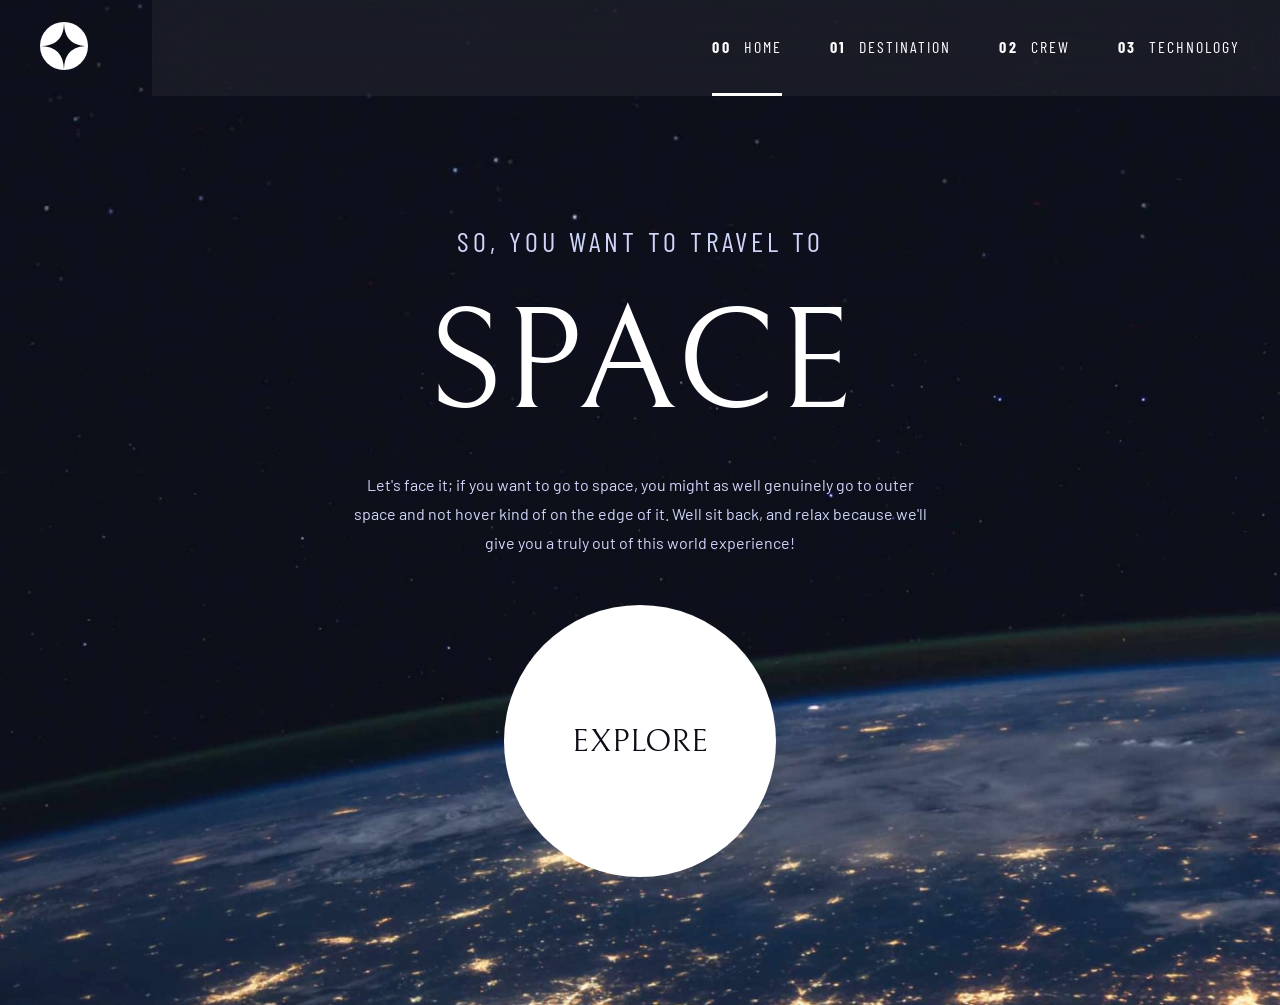
<file: index.html>
<!doctype html>
<html lang="en">
  <head>
    <meta charset="UTF-8" />
    <meta name="viewport" content="width=device-width, initial-scale=1.0" />

    <link
      rel="icon"
      type="image/png"
      sizes="32x32"
      href="./assets/favicon-32x32.png"
    />

    <link rel="stylesheet" href="css/reset.css" />
    <link rel="stylesheet" href="css/variables.css" />
    <link rel="stylesheet" href="css/utils.css" />
    <link rel="stylesheet" href="css/styles.css" />

    <title>Frontend Mentor | Space tourism website</title>
  </head>
  <body>
    <div class="page-hero page-hero--home">
      <div class="hero">
        <header class="header flex-align-center">
          <div class="header__logo flex-align-center">
            <a href="index.html" aria-label="Space tourism website - Home">
              <img src="assets/shared/logo.svg" alt="" />
            </a>
          </div>

          <div class="header__line"></div>

          <button
            class="mobile-nav-toggle"
            aria-label="Open menu"
            aria-expanded="false"
          >
            <div class="mobile-nav__icon">
              <span></span>
              <span></span>
              <span></span>
            </div>
          </button>

          <nav class="primary-nav" data-visible="false">
            <div class="mobile-nav__header">
              <button class="mobile-nav__close" aria-label="Close menu">
                <svg
                  width="24"
                  height="24"
                  viewBox="0 0 24 24"
                  fill="none"
                  xmlns="http://www.w3.org/2000/svg"
                >
                  <path
                    d="M18 6L6 18M6 6L18 18"
                    stroke="white"
                    stroke-width="2"
                    stroke-linecap="round"
                  />
                </svg>
              </button>
            </div>

            <ul class="primary-nav__list flex-align-center">
              <li
                class="primary-nav__item flex-align-center primary-nav__item--active"
              >
                <a href="index.html">
                  <span class="primary-nav__number">00</span> Home
                </a>
              </li>
              <li class="primary-nav__item flex-align-center">
                <a href="destination.html">
                  <span class="primary-nav__number">01</span> Destination
                </a>
              </li>
              <li class="primary-nav__item flex-align-center">
                <a href="crew.html">
                  <span class="primary-nav__number">02</span> Crew
                </a>
              </li>
              <li class="primary-nav__item flex-align-center">
                <a href="technology.html">
                  <span class="primary-nav__number">03</span> Technology
                </a>
              </li>
            </ul>
          </nav>
        </header>

        <main class="page-main page-main--home container">
          <div class="hero-text__body">
            <p class="hero-text__subtitle page-title">
              SO, YOU WANT TO TRAVEL TO
            </p>
            <h1 class="hero-text__title">SPACE</h1>
            <p class="hero-text__description body-copy">
              Let's face it; if you want to go to space, you might as well
              genuinely go to outer space and not hover kind of on the edge of
              it. Well sit back, and relax because we'll give you a truly out of
              this world experience!
            </p>
          </div>

          <div class="hero-text__action flex-center">
            <a href="destination.html" class="explore-btn flex-center"
              >Explore</a
            >
          </div>
        </main>
      </div>
    </div>
    <script src="js/index.js"></script>
  </body>
</html>
</file>
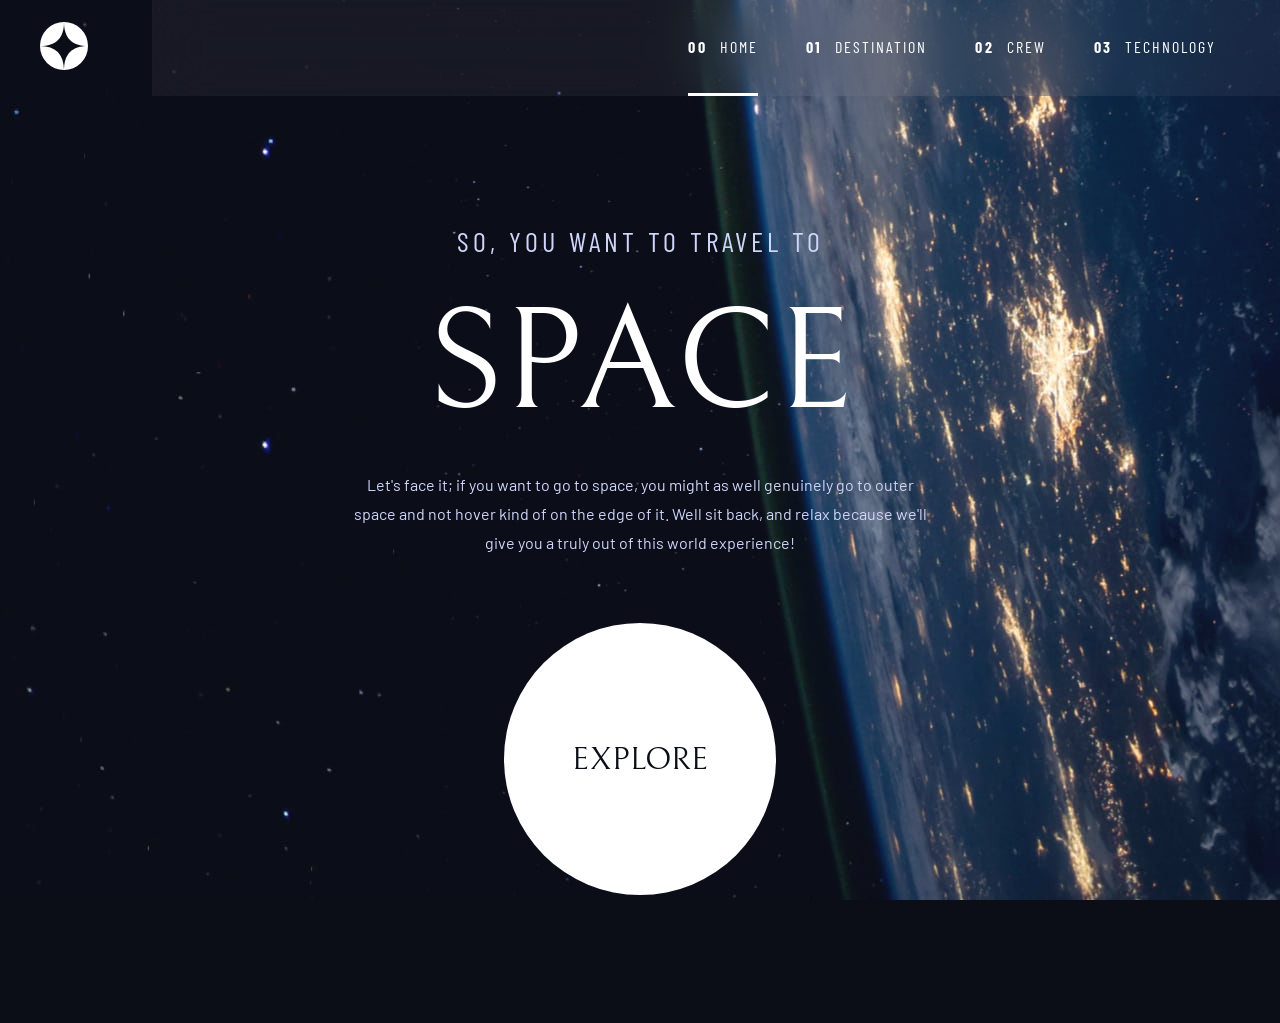
<file: starter-code/index.html>
<!doctype html>
<html lang="en">
  <head>
    <meta charset="UTF-8" />
    <meta name="viewport" content="width=device-width, initial-scale=1.0" />

    <link
      rel="icon"
      type="image/png"
      sizes="32x32"
      href="./assets/favicon-32x32.png"
    />

    <link rel="stylesheet" href="css/reset.css" />
    <link rel="stylesheet" href="css/variables.css" />
    <link rel="stylesheet" href="css/utlis.css" />
    <link rel="stylesheet" href="css/styles.css" />

    <title>Frontend Mentor | Space tourism website</title>
  </head>
  <body>
    <div class="hero-home">
      <div class="hero">
        <header class="header flex-align-center">
          <div class="header__logo flex-align-center">
            <a href="index.html" aria-label="Space tourism website - Home">
              <img src="assets/shared/logo.svg" alt="" />
            </a>
          </div>

          <div class="header__line"></div>

          <button
            class="mobile-nav-toggle"
            aria-label="Open menu"
            aria-expanded="false"
          >
            <div class="mobile-nav__icon">
              <span></span>
              <span></span>
              <span></span>
            </div>
          </button>

          <nav class="primary-nav" data-visible="false">
            <div class="mobile-nav__header">
              <button class="mobile-nav__close" aria-label="Close menu">
                <svg
                  width="24"
                  height="24"
                  viewBox="0 0 24 24"
                  fill="none"
                  xmlns="http://www.w3.org/2000/svg"
                >
                  <path
                    d="M18 6L6 18M6 6L18 18"
                    stroke="white"
                    stroke-width="2"
                    stroke-linecap="round"
                  />
                </svg>
              </button>
            </div>

            <ul class="primary-nav__list flex-align-center">
              <li
                class="primary-nav__item flex-align-center primary-nav__item--active"
              >
                <a href="index.html">
                  <span class="primary-nav__number">00</span> Home
                </a>
              </li>
              <li class="primary-nav__item flex-align-center">
                <a href="destination.html">
                  <span class="primary-nav__number">01</span> Destination
                </a>
              </li>
              <li class="primary-nav__item flex-align-center">
                <a href="crew.html">
                  <span class="primary-nav__number">02</span> Crew
                </a>
              </li>
              <li class="primary-nav__item flex-align-center">
                <a href="technology.html">
                  <span class="primary-nav__number">03</span> Technology
                </a>
              </li>
            </ul>
          </nav>
        </header>

        <main class="hero__main container">
          <div class="hero-text">
            <div class="hero-text__body">
              <p class="hero-text__subtitle">SO, YOU WANT TO TRAVEL TO</p>
              <h1 class="hero-text__title">SPACE</h1>
              <p class="hero-text__description">
                Let's face it; if you want to go to space, you might as well
                genuinely go to outer space and not hover kind of on the edge of
                it. Well sit back, and relax because we'll give you a truly out
                of this world experience!
              </p>
            </div>

            <div class="hero-text__action flex-center">
              <a href="#about" class="explore-btn flex-center">Explore</a>
            </div>
          </div>
        </main>
      </div>
    </div>
    <script src="js/index.js"></script>
  </body>
</html>
</file>
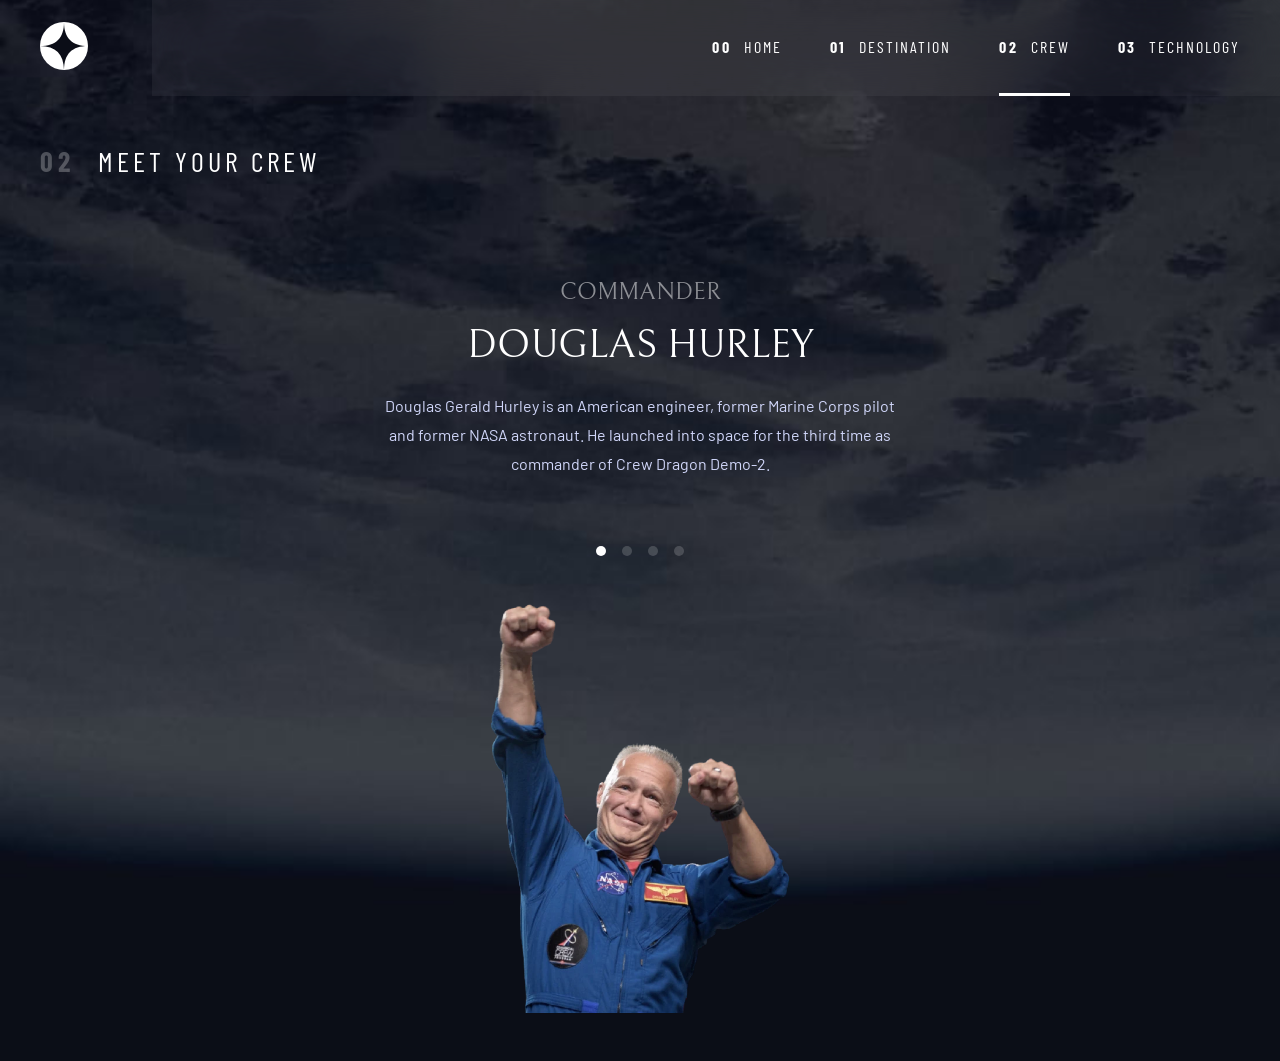
<file: crew.html>
<!doctype html>
<html lang="en">
  <head>
    <meta charset="UTF-8" />
    <meta name="viewport" content="width=device-width, initial-scale=1.0" />

    <link
      rel="icon"
      type="image/png"
      sizes="32x32"
      href="./assets/favicon-32x32.png"
    />

    <link rel="stylesheet" href="css/reset.css" />
    <link rel="stylesheet" href="css/variables.css" />
    <link rel="stylesheet" href="css/utils.css" />
    <link rel="stylesheet" href="css/styles.css" />

    <title>Frontend Mentor | Space tourism website</title>
  </head>
  <body>
    <div class="page-hero page-hero--crew">
      <header class="header flex-align-center">
        <div class="header__logo flex-align-center">
          <a href="index.html" aria-label="Space tourism website - Home">
            <img src="assets/shared/logo.svg" alt="" />
          </a>
        </div>

        <div class="header__line"></div>

        <button
          class="mobile-nav-toggle"
          aria-label="Open menu"
          aria-expanded="false"
        >
          <div class="mobile-nav__icon">
            <span></span>
            <span></span>
            <span></span>
          </div>
        </button>

        <nav class="primary-nav" data-visible="false">
          <div class="mobile-nav__header">
            <button class="mobile-nav__close" aria-label="Close menu">
              <svg
                width="24"
                height="24"
                viewBox="0 0 24 24"
                fill="none"
                xmlns="http://www.w3.org/2000/svg"
              >
                <path
                  d="M18 6L6 18M6 6L18 18"
                  stroke="white"
                  stroke-width="2"
                  stroke-linecap="round"
                />
              </svg>
            </button>
          </div>

          <ul class="primary-nav__list flex-align-center">
            <li class="primary-nav__item flex-align-center">
              <a href="index.html">
                <span class="primary-nav__number">00</span> Home
              </a>
            </li>
            <li class="primary-nav__item flex-align-center">
              <a href="destination.html">
                <span class="primary-nav__number">01</span> Destination
              </a>
            </li>
            <li
              class="primary-nav__item flex-align-center primary-nav__item--active"
            >
              <a href="crew.html">
                <span class="primary-nav__number">02</span> Crew
              </a>
            </li>
            <li class="primary-nav__item flex-align-center">
              <a href="technology.html">
                <span class="primary-nav__number">03</span> Technology
              </a>
            </li>
          </ul>
        </nav>
      </header>

      <main class="page-main--crew container">
        <h1 class="crew__title page-title flex-align-center">
          <span class="page__title-number">02</span> MEET YOUR CREW
        </h1>

        <div class="page-grid">
          <div class="crew__content-wrapper">
            <div class="crew__content">
              <div class="crew__info">
                <div class="crew__member">
                  <div class="crew__member-heading">
                    <p class="crew__role">Commander</p>
                    <h2 class="crew__name">Douglas Hurley</h2>
                  </div>

                  <p class="crew__bio body-copy">
                    Douglas Gerald Hurley is an American engineer, former Marine
                    Corps pilot and former NASA astronaut. He launched into
                    space for the third time as commander of Crew Dragon Demo-2.
                  </p>
                </div>

                <div class="crew__bullets" data-crew-controls>
                  <ul class="crew__bullets-list">
                    <li>
                      <button
                        class="crew__bullet crew__bullet--active"
                        type="button"
                        aria-label="Show Douglas Hurley"
                        aria-pressed="true"
                        data-crew-index="0"
                      ></button>
                    </li>
                    <li>
                      <button
                        class="crew__bullet"
                        type="button"
                        aria-label="Show Mark Shuttleworth"
                        aria-pressed="false"
                        data-crew-index="1"
                      ></button>
                    </li>
                    <li>
                      <button
                        class="crew__bullet"
                        type="button"
                        aria-label="Show Victor Glover"
                        aria-pressed="false"
                        data-crew-index="2"
                      ></button>
                    </li>
                    <li>
                      <button
                        class="crew__bullet"
                        type="button"
                        aria-label="Show Anousheh Ansari"
                        aria-pressed="false"
                        data-crew-index="3"
                      ></button>
                    </li>
                  </ul>
                </div>
              </div>
            </div>
          </div>

          <div class="crew__heading">
            <div class="crew_image-wrapper">
              <img
                class="crew__image"
                src="assets/crew/image-douglas-hurley.webp"
                alt="Douglas Hurley"
              />
            </div>
          </div>
        </div>
      </main>
    </div>
    <script src="js/index.js"></script>
  </body>
</html>
</file>
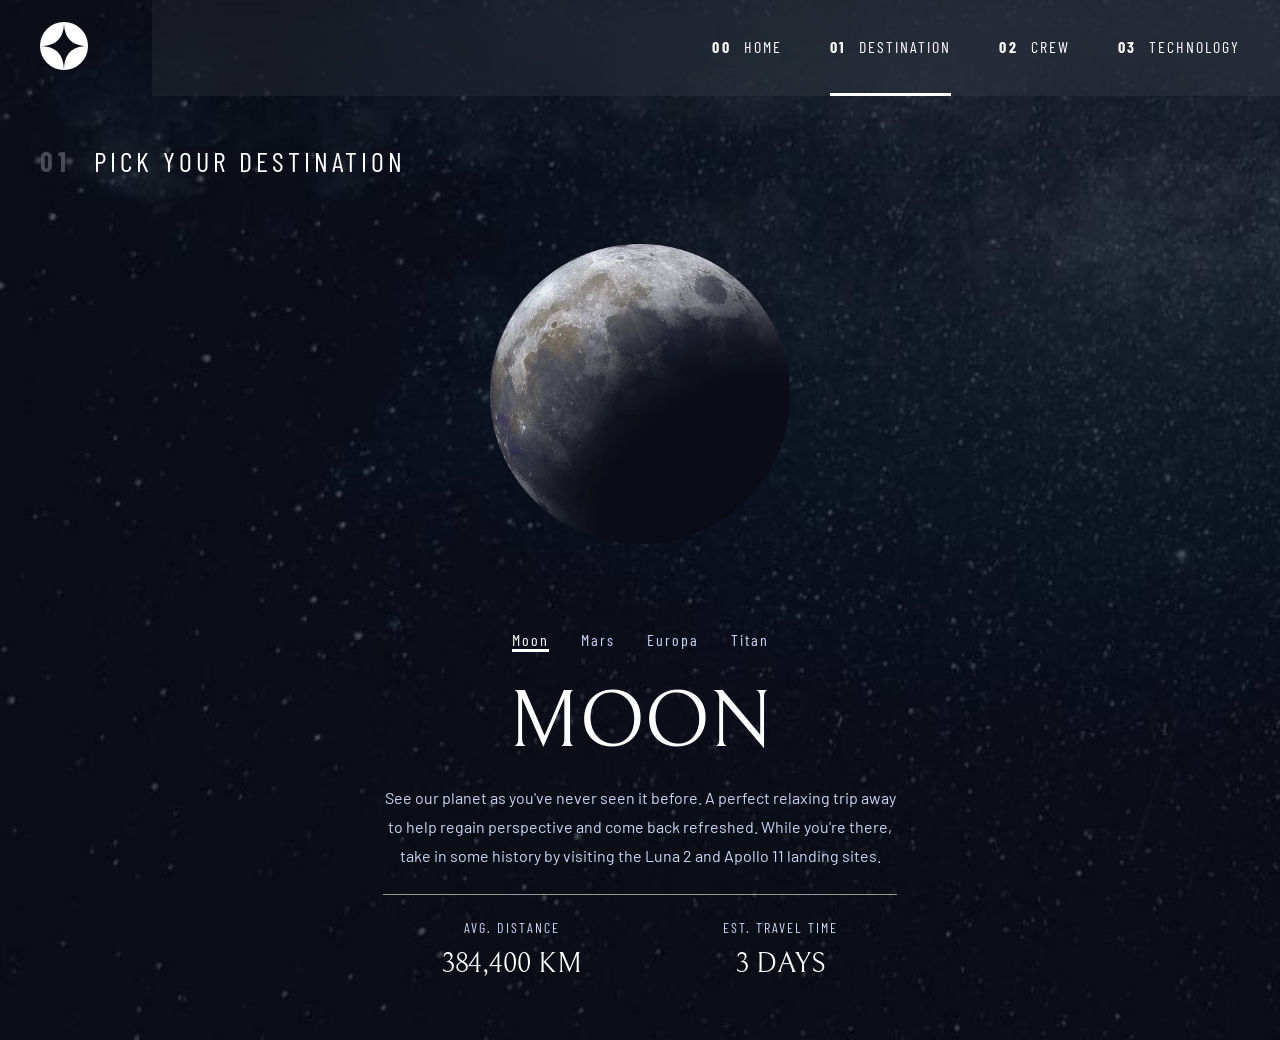
<file: destination.html>
<!doctype html>
<html lang="en">
  <head>
    <meta charset="UTF-8" />
    <meta name="viewport" content="width=device-width, initial-scale=1.0" />

    <link
      rel="icon"
      type="image/png"
      sizes="32x32"
      href="./assets/favicon-32x32.png"
    />

    <link rel="stylesheet" href="css/reset.css" />
    <link rel="stylesheet" href="css/variables.css" />
    <link rel="stylesheet" href="css/utils.css" />
    <link rel="stylesheet" href="css/styles.css" />

    <title>Frontend Mentor | Space tourism website</title>
  </head>
  <body>
    <div class="page-hero page-hero--destination">
      <header class="header flex-align-center">
        <div class="header__logo flex-align-center">
          <a href="index.html" aria-label="Space tourism website - Home">
            <img src="assets/shared/logo.svg" alt="" />
          </a>
        </div>

        <div class="header__line"></div>

        <button
          class="mobile-nav-toggle"
          aria-label="Open menu"
          aria-expanded="false"
        >
          <div class="mobile-nav__icon">
            <span></span>
            <span></span>
            <span></span>
          </div>
        </button>

        <nav class="primary-nav" data-visible="false">
          <div class="mobile-nav__header">
            <button class="mobile-nav__close" aria-label="Close menu">
              <svg
                width="24"
                height="24"
                viewBox="0 0 24 24"
                fill="none"
                xmlns="http://www.w3.org/2000/svg"
              >
                <path
                  d="M18 6L6 18M6 6L18 18"
                  stroke="white"
                  stroke-width="2"
                  stroke-linecap="round"
                />
              </svg>
            </button>
          </div>

          <ul class="primary-nav__list flex-align-center">
            <li class="primary-nav__item flex-align-center">
              <a href="index.html">
                <span class="primary-nav__number">00</span> Home
              </a>
            </li>
            <li
              class="primary-nav__item flex-align-center primary-nav__item--active"
            >
              <a href="destination.html">
                <span class="primary-nav__number">01</span> Destination
              </a>
            </li>
            <li class="primary-nav__item flex-align-center">
              <a href="crew.html">
                <span class="primary-nav__number">02</span> Crew
              </a>
            </li>
            <li class="primary-nav__item flex-align-center">
              <a href="technology.html">
                <span class="primary-nav__number">03</span> Technology
              </a>
            </li>
          </ul>
        </nav>
      </header>

      <main class="page-main--destination container">
        <h1 class="destination__title page-title flex-align-center">
          <span class="page__title-number">01</span> Pick your destination
        </h1>

        <div class="page-grid">
          <div class="destination__heading">
            <div class="destination_image-wrapper">
              <img
                class="destination__image"
                src="assets/destination/image-moon.webp"
                alt="Moon"
              />
            </div>
          </div>

          <div class="destination__content-wrapper flex-center">
            <div class="destination__content">
              <ul
                class="destination__tabs flex-align-center"
                data-destination-tabs-controls
              >
                <li>
                  <button
                    class="destination__tab destination__tab--active"
                    type="button"
                    aria-label="Moon"
                    aria-pressed="true"
                    data-tab-index="0"
                  >
                    Moon
                  </button>
                </li>
                <li>
                  <button
                    class="destination__tab"
                    type="button"
                    aria-label="Mars"
                    aria-pressed="false"
                    data-tab-index="1"
                  >
                    Mars
                  </button>
                </li>
                <li>
                  <button
                    class="destination__tab"
                    type="button"
                    aria-label="Europa"
                    aria-pressed="false"
                    data-tab-index="2"
                  >
                    Europa
                  </button>
                </li>
                <li>
                  <button
                    class="destination__tab"
                    type="button"
                    aria-label="Titan"
                    aria-pressed="false"
                    data-tab-index="3"
                  >
                    Titan
                  </button>
                </li>
              </ul>

              <div class="destination__info">
                <h2 class="destination__planet-name">Moon</h2>
                <p class="destination__description body-copy">
                  See our planet as you've never seen it before. A perfect
                  relaxing trip away to help regain perspective and come back
                  refreshed. While you're there, take in some history by
                  visiting the Luna 2 and Apollo 11 landing sites.
                </p>
              </div>

              <div class="destination__divider"></div>

              <div class="destination__stats">
                <div class="destination__stat">
                  <h3 class="destination__stat-label">Avg. distance</h3>
                  <p class="destination__stat-value">384,400 km</p>
                </div>
                <div class="destination__stat">
                  <h3 class="destination__stat-label">Est. travel time</h3>
                  <p class="destination__stat-value">3 days</p>
                </div>
              </div>
            </div>
          </div>
        </div>
      </main>
    </div>
    <script src="js/index.js"></script>
  </body>
</html>
</file>
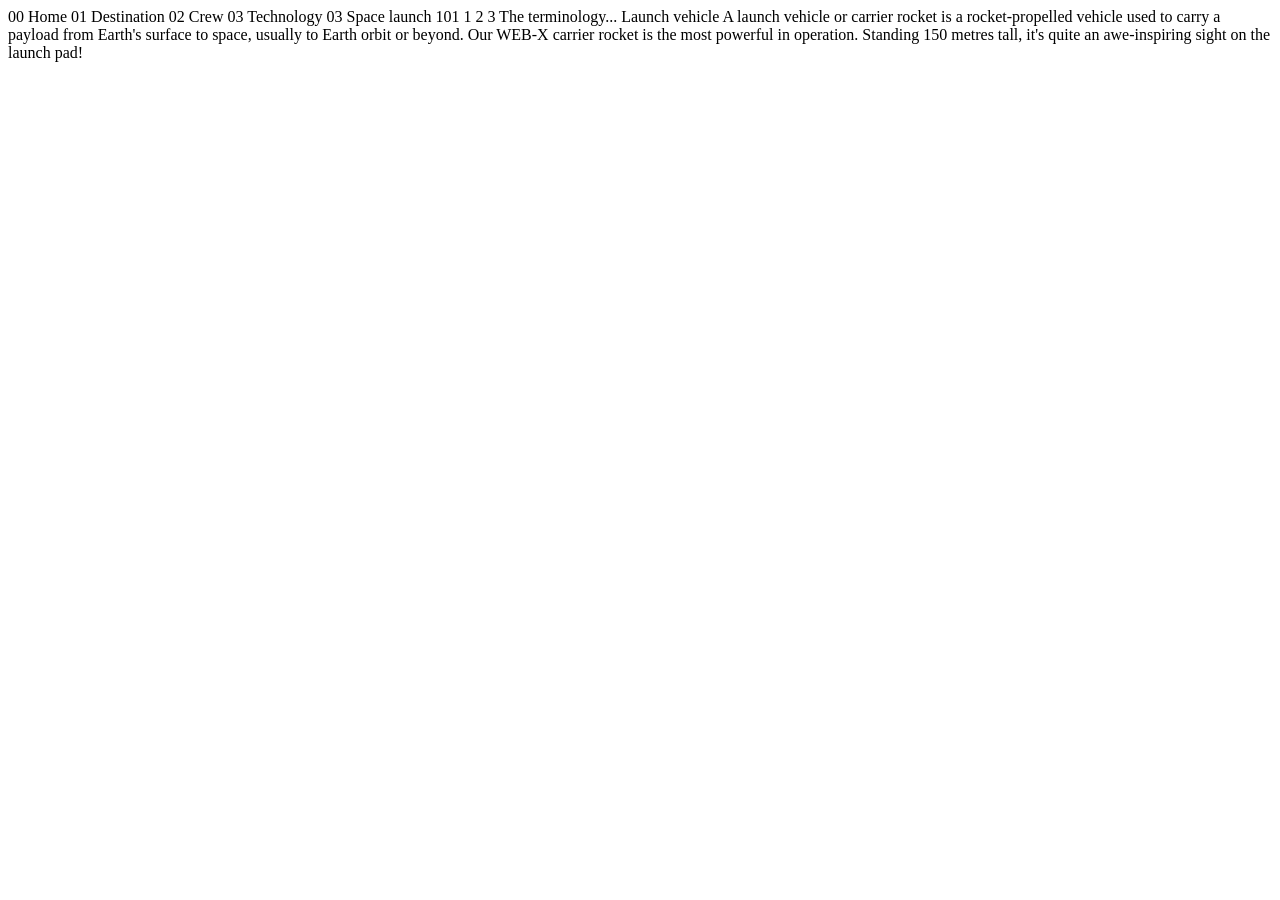
<file: technology-vehicle.html>
<!DOCTYPE html>
<html lang="en">
<head>
  <meta charset="UTF-8">
  <meta name="viewport" content="width=device-width, initial-scale=1.0">

  <link rel="icon" type="image/png" sizes="32x32" href="./assets/favicon-32x32.png">
  
  <title>Frontend Mentor | Space tourism website</title>
</head>
<body>

  00 Home
  01 Destination
  02 Crew
  03 Technology

  03 Space launch 101

  1
  2
  3

  The terminology...
  Launch vehicle

  A launch vehicle or carrier rocket is a rocket-propelled vehicle used to carry a 
  payload from Earth's surface to space, usually to Earth orbit or beyond. Our 
  WEB-X carrier rocket is the most powerful in operation. Standing 150 metres tall, 
  it's quite an awe-inspiring sight on the launch pad!
</body>
</html>
</file>
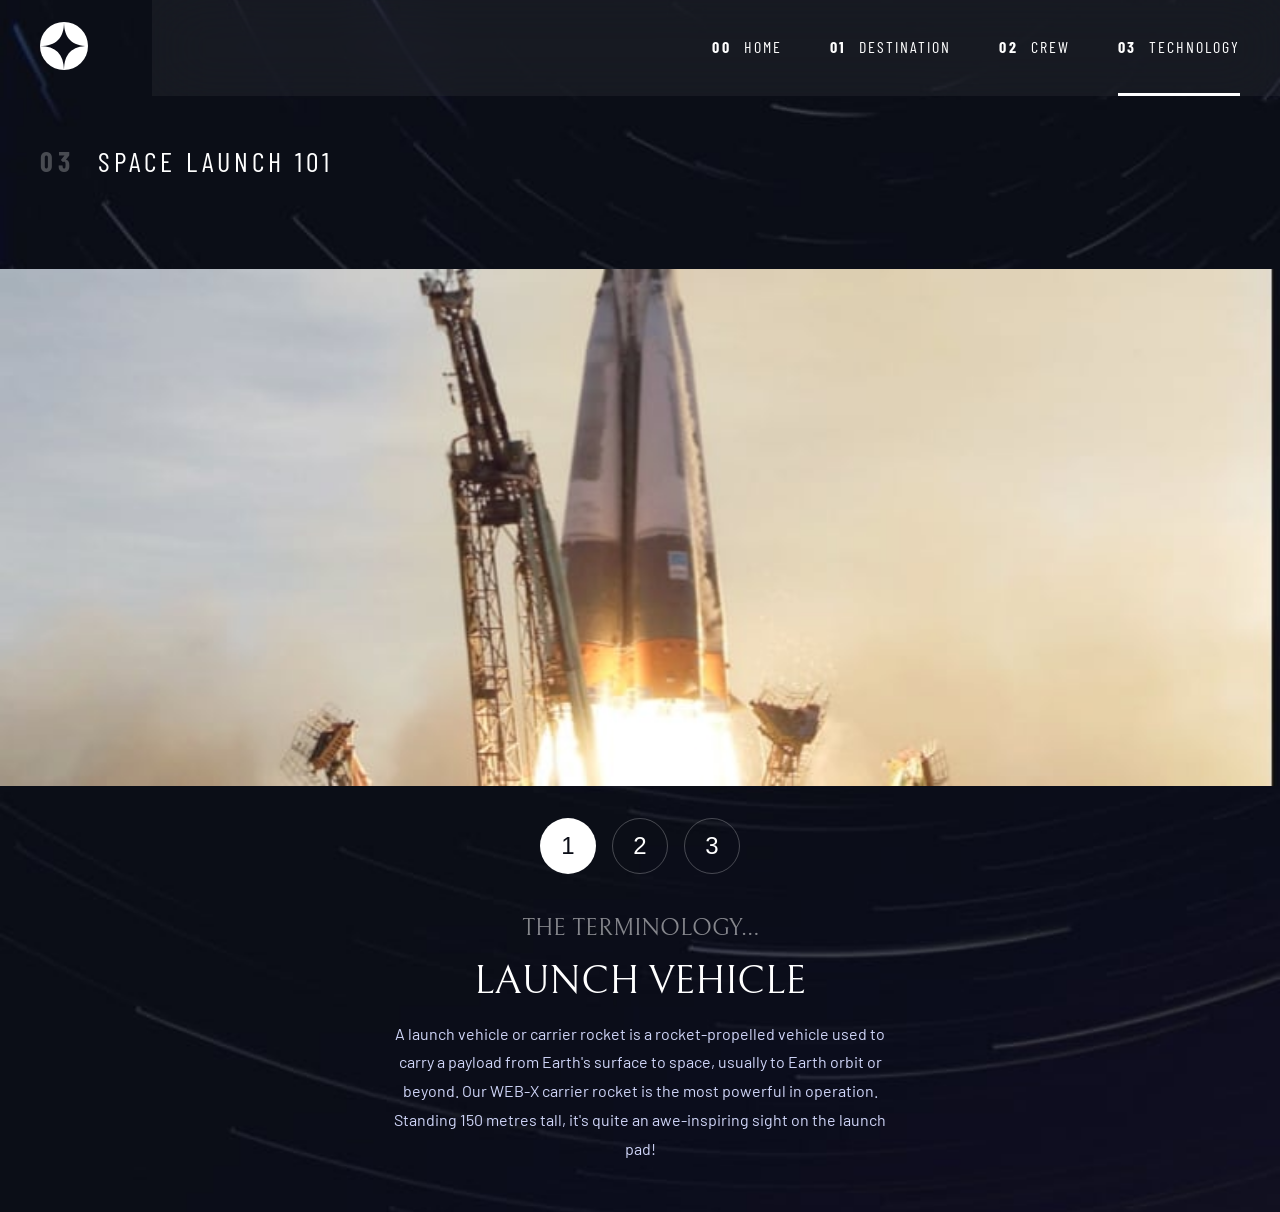
<file: technology.html>
<!doctype html>
<html lang="en">
  <head>
    <meta charset="UTF-8" />
    <meta name="viewport" content="width=device-width, initial-scale=1.0" />

    <link
      rel="icon"
      type="image/png"
      sizes="32x32"
      href="./assets/favicon-32x32.png"
    />

    <link rel="stylesheet" href="css/reset.css" />
    <link rel="stylesheet" href="css/variables.css" />
    <link rel="stylesheet" href="css/utils.css" />
    <link rel="stylesheet" href="css/styles.css" />

    <title>Frontend Mentor | Space tourism website</title>
  </head>
  <body>
    <div class="page-hero page-hero--technology">
      <header class="header flex-align-center">
        <div class="header__logo flex-align-center">
          <a href="index.html" aria-label="Space tourism website - Home">
            <img src="assets/shared/logo.svg" alt="" />
          </a>
        </div>

        <div class="header__line"></div>

        <button
          class="mobile-nav-toggle"
          aria-label="Open menu"
          aria-expanded="false"
        >
          <div class="mobile-nav__icon">
            <span></span>
            <span></span>
            <span></span>
          </div>
        </button>

        <nav class="primary-nav" data-visible="false">
          <div class="mobile-nav__header">
            <button class="mobile-nav__close" aria-label="Close menu">
              <svg
                width="24"
                height="24"
                viewBox="0 0 24 24"
                fill="none"
                xmlns="http://www.w3.org/2000/svg"
              >
                <path
                  d="M18 6L6 18M6 6L18 18"
                  stroke="white"
                  stroke-width="2"
                  stroke-linecap="round"
                />
              </svg>
            </button>
          </div>

          <ul class="primary-nav__list flex-align-center">
            <li class="primary-nav__item flex-align-center">
              <a href="index.html">
                <span class="primary-nav__number">00</span> Home
              </a>
            </li>
            <li class="primary-nav__item flex-align-center">
              <a href="destination.html">
                <span class="primary-nav__number">01</span> Destination
              </a>
            </li>
            <li class="primary-nav__item flex-align-center">
              <a href="crew.html">
                <span class="primary-nav__number">02</span> Crew
              </a>
            </li>
            <li
              class="primary-nav__item flex-align-center primary-nav__item--active"
            >
              <a href="technology.html">
                <span class="primary-nav__number">03</span> Technology
              </a>
            </li>
          </ul>
        </nav>
      </header>

      <main class="page-main--technology">
        <h1 class="technology__title page-title flex-align-center container">
          <span class="page__title-number">03</span> SPACE LAUNCH 101
        </h1>

        <div class="page-grid technology__grid">
          <div class="technology__content-wrapper">
            <div class="technology__content">
              <div class="technology__bullets" data-tech-bullets-controls>
                <ul class="technology__bullets-list">
                  <li>
                    <button
                      class="technology__bullet technology__bullet--active"
                      aria-label="Launch vehicle"
                      aria-pressed="true"
                      type="button"
                      data-tech-bullet-index="0"
                    >
                      1
                    </button>
                  </li>
                  <li>
                    <button
                      class="technology__bullet"
                      aria-label="Spaceport"
                      aria-pressed="false"
                      type="button"
                      data-tech-bullet-index="1"
                    >
                      2
                    </button>
                  </li>
                  <li>
                    <button
                      class="technology__bullet"
                      aria-label="Space capsule"
                      aria-pressed="false"
                      type="button"
                      data-tech-bullet-index="2"
                    >
                      3
                    </button>
                  </li>
                </ul>
              </div>

              <div class="technology__member">
                <div class="technology__member-heading">
                  <p class="technology__subtitle">THE TERMINOLOGY…</p>
                  <h2 class="technology__technology-name">LAUNCH VEHICLE</h2>
                </div>

                <p class="technology__description body-copy">
                  A launch vehicle or carrier rocket is a rocket-propelled
                  vehicle used to carry a payload from Earth's surface to space,
                  usually to Earth orbit or beyond. Our WEB-X carrier rocket is
                  the most powerful in operation. Standing 150 metres tall, it's
                  quite an awe-inspiring sight on the launch pad!
                </p>
              </div>
            </div>
          </div>
          <div class="technology__image-wrapper">
            <img
              class="technology__image"
              src="assets/technology/image-launch-vehicle-landscape.jpg"
              alt="Launch vehicle"
            />
          </div>
        </div>
      </main>
    </div>
    <script src="js/index.js"></script>
  </body>
</html>
</file>
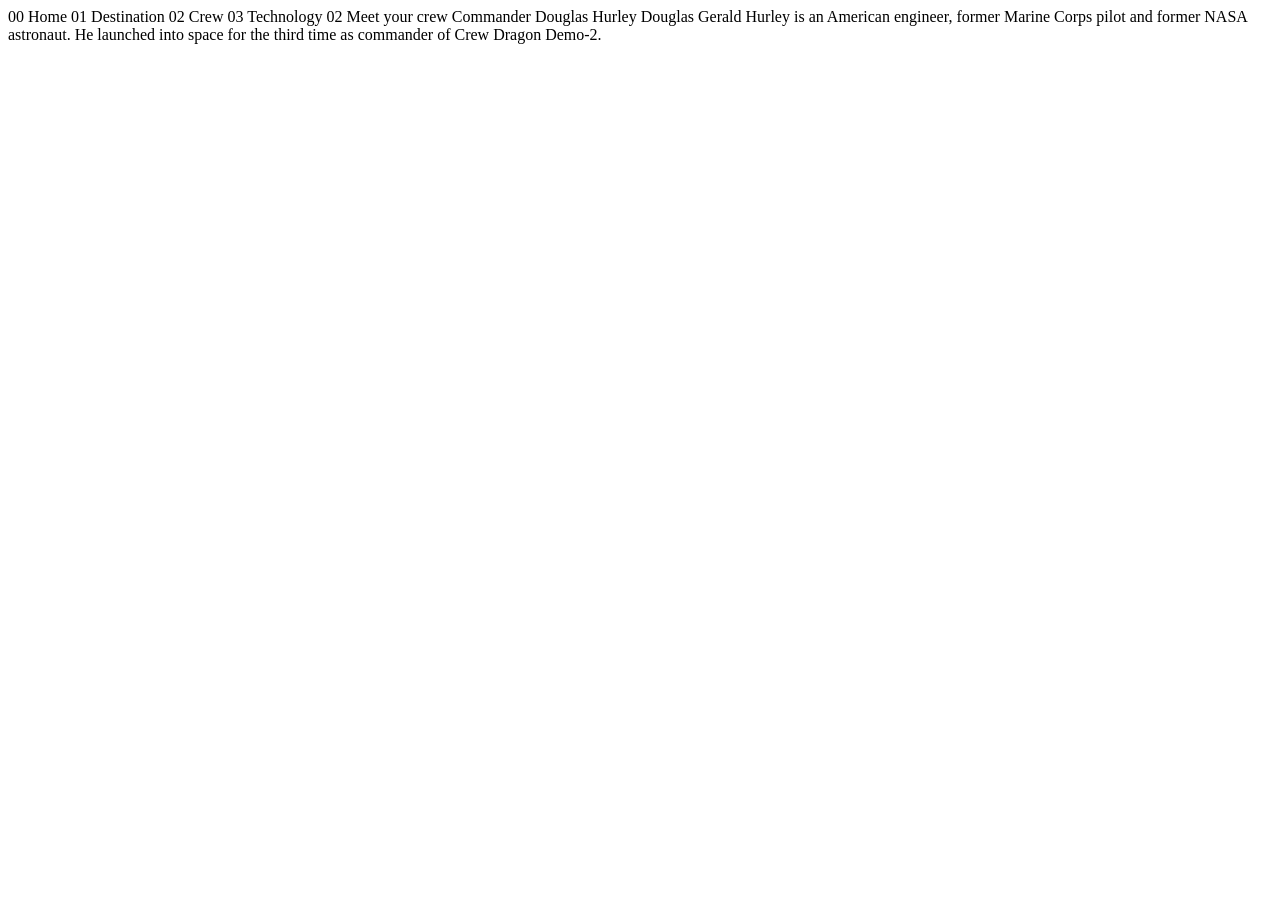
<file: starter-code/crew-commander.html>
<!DOCTYPE html>
<html lang="en">
<head>
  <meta charset="UTF-8">
  <meta name="viewport" content="width=device-width, initial-scale=1.0">

  <link rel="icon" type="image/png" sizes="32x32" href="./assets/favicon-32x32.png">
  
  <title>Frontend Mentor | Space tourism website</title>
</head>
<body>

  00 Home
  01 Destination
  02 Crew
  03 Technology

  02 Meet your crew

  Commander
  Douglas Hurley

  Douglas Gerald Hurley is an American engineer, former Marine Corps pilot 
  and former NASA astronaut. He launched into space for the third time as 
  commander of Crew Dragon Demo-2.
</body>
</html>
</file>
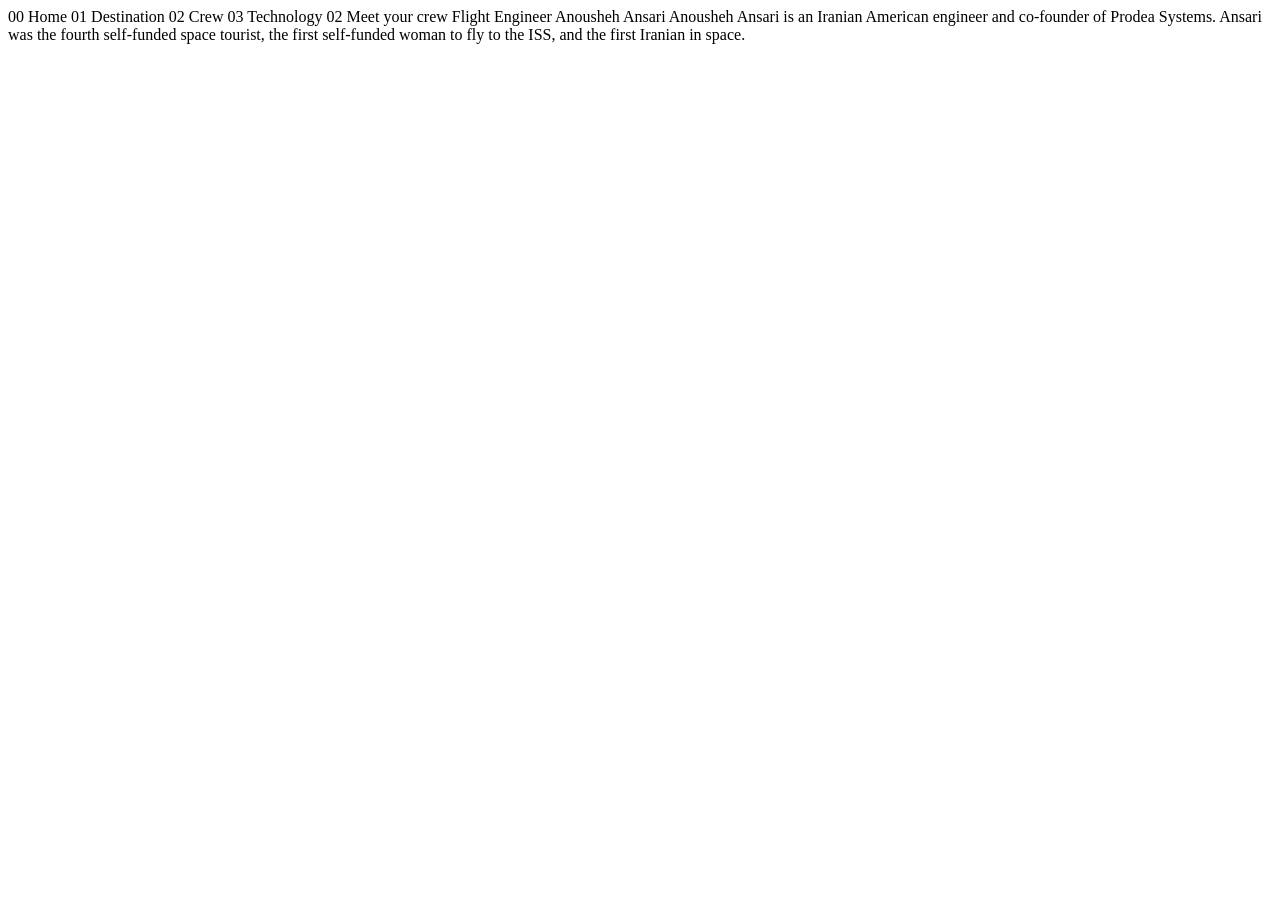
<file: starter-code/crew-engineer.html>
<!DOCTYPE html>
<html lang="en">
<head>
  <meta charset="UTF-8">
  <meta name="viewport" content="width=device-width, initial-scale=1.0">

  <link rel="icon" type="image/png" sizes="32x32" href="./assets/favicon-32x32.png">
  
  <title>Frontend Mentor | Space tourism website</title>
</head>
<body>

  00 Home
  01 Destination
  02 Crew
  03 Technology

  02 Meet your crew

  Flight Engineer
  Anousheh Ansari

  Anousheh Ansari is an Iranian American engineer and co-founder of Prodea Systems. 
  Ansari was the fourth self-funded space tourist, the first self-funded woman to 
  fly to the ISS, and the first Iranian in space. 
</body>
</html>
</file>
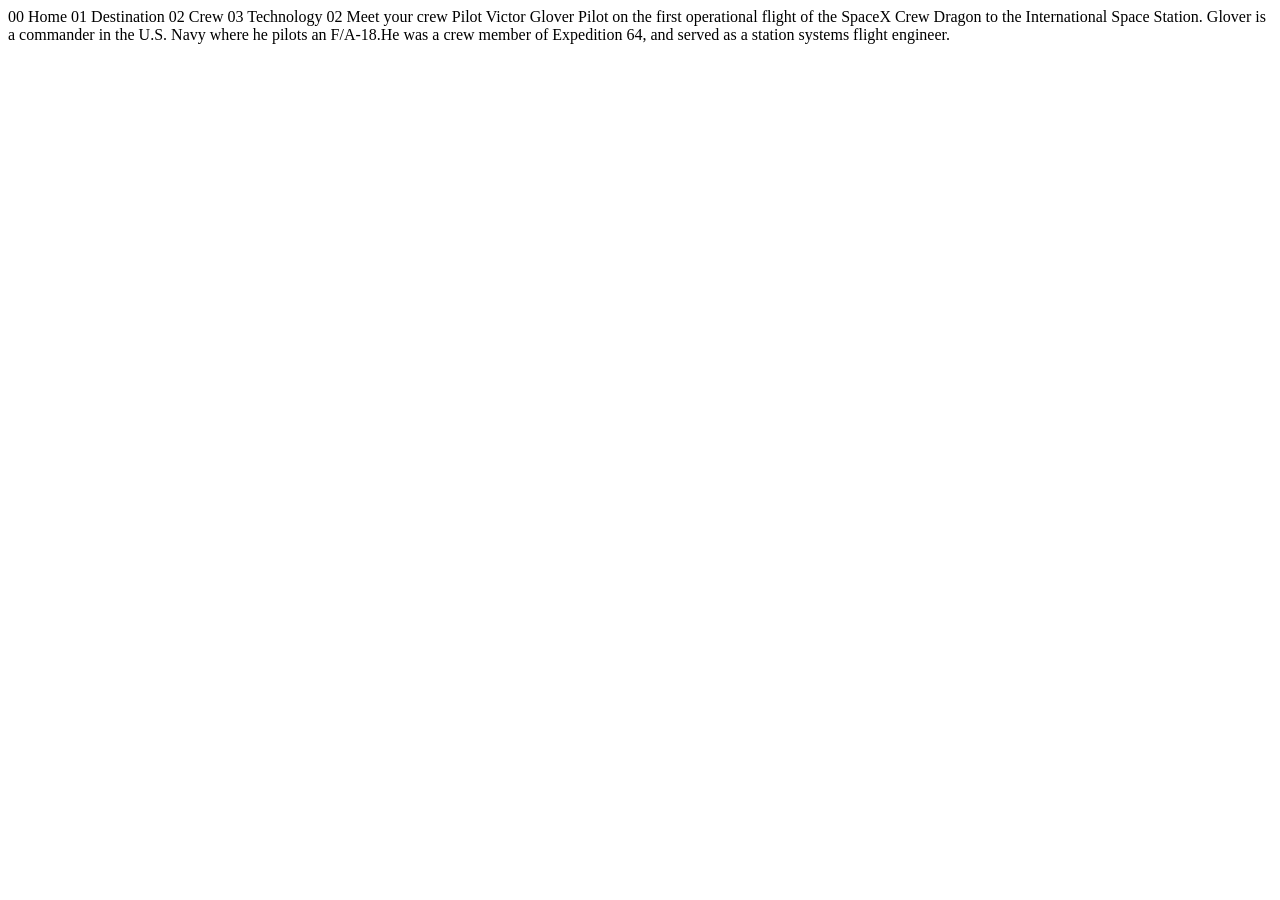
<file: starter-code/crew-pilot.html>
<!DOCTYPE html>
<html lang="en">
<head>
  <meta charset="UTF-8">
  <meta name="viewport" content="width=device-width, initial-scale=1.0">

  <link rel="icon" type="image/png" sizes="32x32" href="./assets/favicon-32x32.png">
  
  <title>Frontend Mentor | Space tourism website</title>
</head>
<body>

  00 Home
  01 Destination
  02 Crew
  03 Technology

  02 Meet your crew

  Pilot
  Victor Glover

  Pilot on the first operational flight of the SpaceX Crew Dragon to the 
  International Space Station. Glover is a commander in the U.S. Navy where 
  he pilots an F/A-18.He was a crew member of Expedition 64, and served as a 
  station systems flight engineer. 
</body>
</html>
</file>
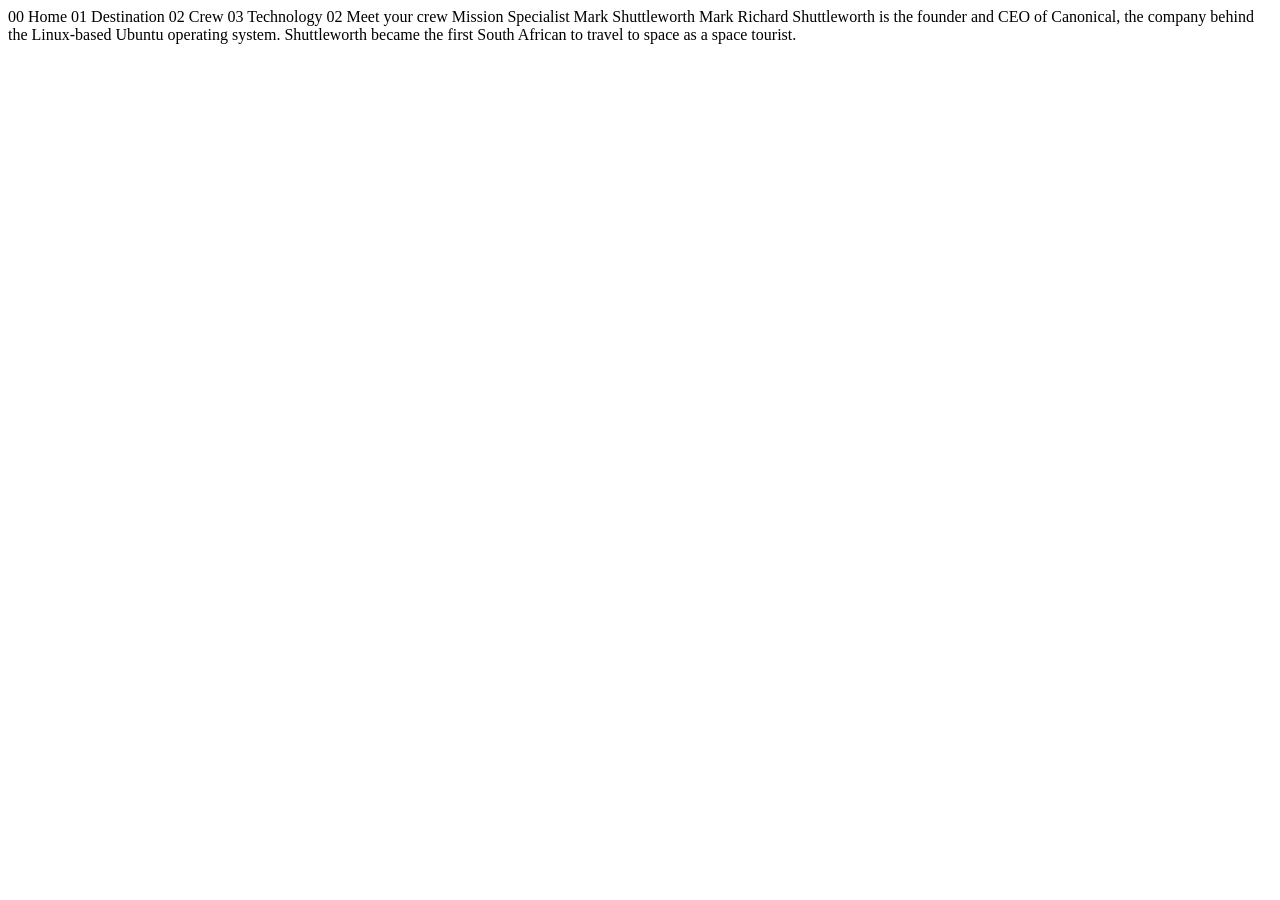
<file: starter-code/crew-specialist.html>
<!DOCTYPE html>
<html lang="en">
<head>
  <meta charset="UTF-8">
  <meta name="viewport" content="width=device-width, initial-scale=1.0">

  <link rel="icon" type="image/png" sizes="32x32" href="./assets/favicon-32x32.png">
  
  <title>Frontend Mentor | Space tourism website</title>
</head>
<body>

  00 Home
  01 Destination
  02 Crew
  03 Technology

  02 Meet your crew

  Mission Specialist
  Mark Shuttleworth

  Mark Richard Shuttleworth is the founder and CEO of Canonical, the company behind 
  the Linux-based Ubuntu operating system. Shuttleworth became the first South 
  African to travel to space as a space tourist.
</body>
</html>
</file>
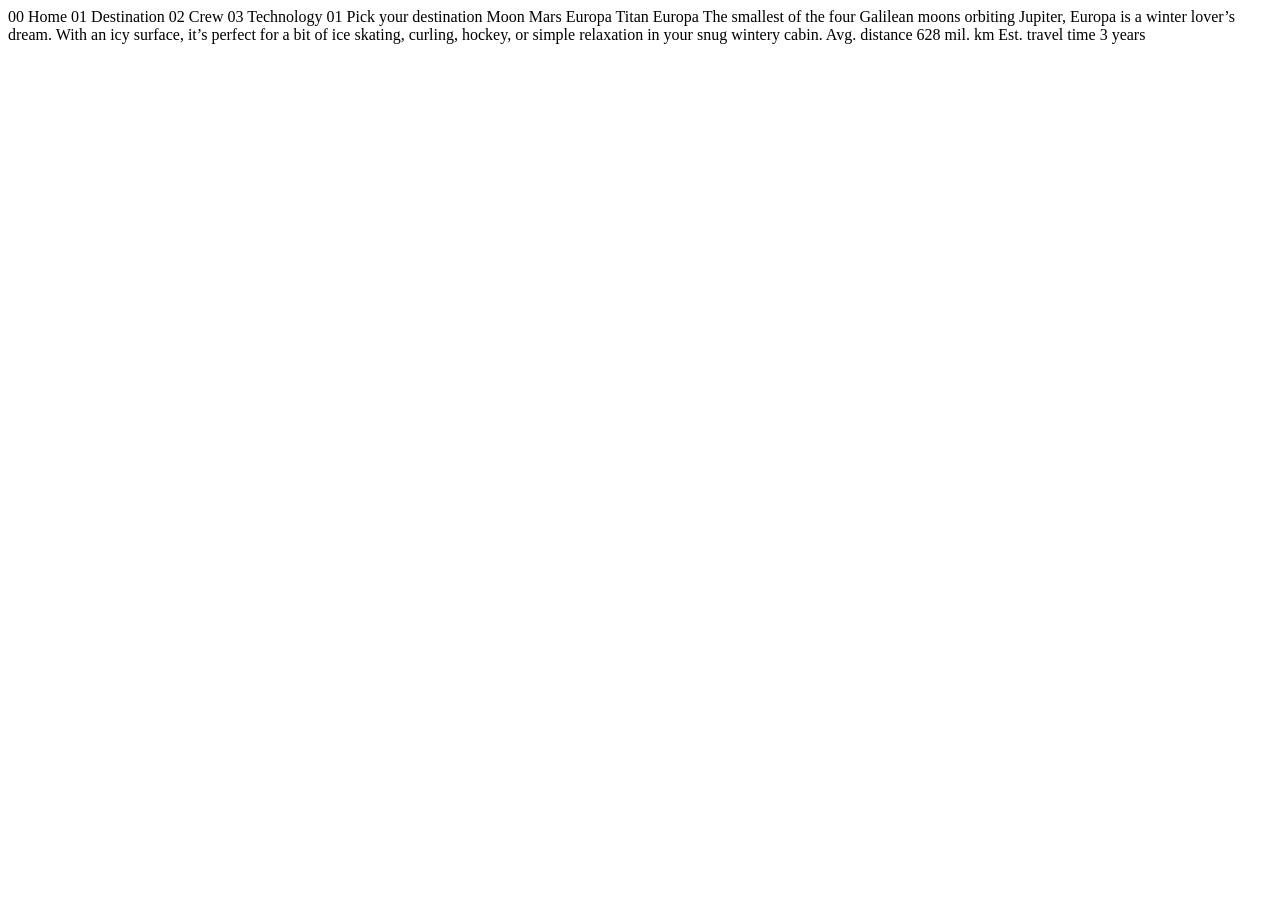
<file: starter-code/destination-europa.html>
<!DOCTYPE html>
<html lang="en">
<head>
  <meta charset="UTF-8">
  <meta name="viewport" content="width=device-width, initial-scale=1.0">

  <link rel="icon" type="image/png" sizes="32x32" href="./assets/favicon-32x32.png">
  
  <title>Frontend Mentor | Space tourism website</title>
</head>
<body>

  00 Home
  01 Destination
  02 Crew
  03 Technology

  01 Pick your destination

  Moon
  Mars
  Europa
  Titan

  Europa

  The smallest of the four Galilean moons orbiting Jupiter, Europa is a 
  winter lover’s dream. With an icy surface, it’s perfect for a bit of 
  ice skating, curling, hockey, or simple relaxation in your snug 
  wintery cabin.

  Avg. distance
  628 mil. km

  Est. travel time
  3 years
</body>
</html>
</file>
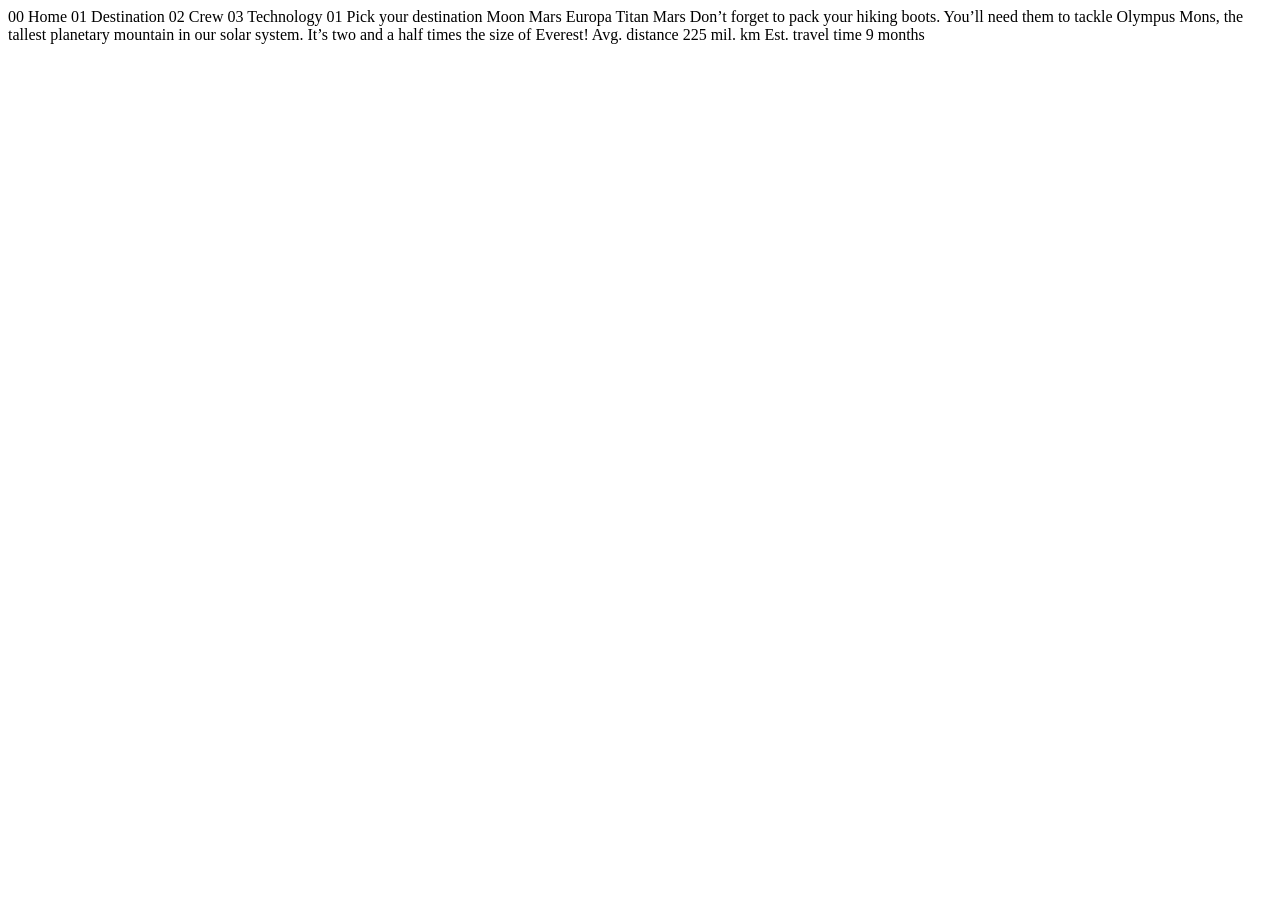
<file: starter-code/destination-mars.html>
<!DOCTYPE html>
<html lang="en">
<head>
  <meta charset="UTF-8">
  <meta name="viewport" content="width=device-width, initial-scale=1.0">

  <link rel="icon" type="image/png" sizes="32x32" href="./assets/favicon-32x32.png">
  
  <title>Frontend Mentor | Space tourism website</title>
</head>
<body>

  00 Home
  01 Destination
  02 Crew
  03 Technology

  01 Pick your destination

  Moon
  Mars
  Europa
  Titan

  Mars

  Don’t forget to pack your hiking boots. You’ll need them to tackle Olympus Mons, 
  the tallest planetary mountain in our solar system. It’s two and a half times 
  the size of Everest!

  Avg. distance
  225 mil. km

  Est. travel time
  9 months
</body>
</html>
</file>
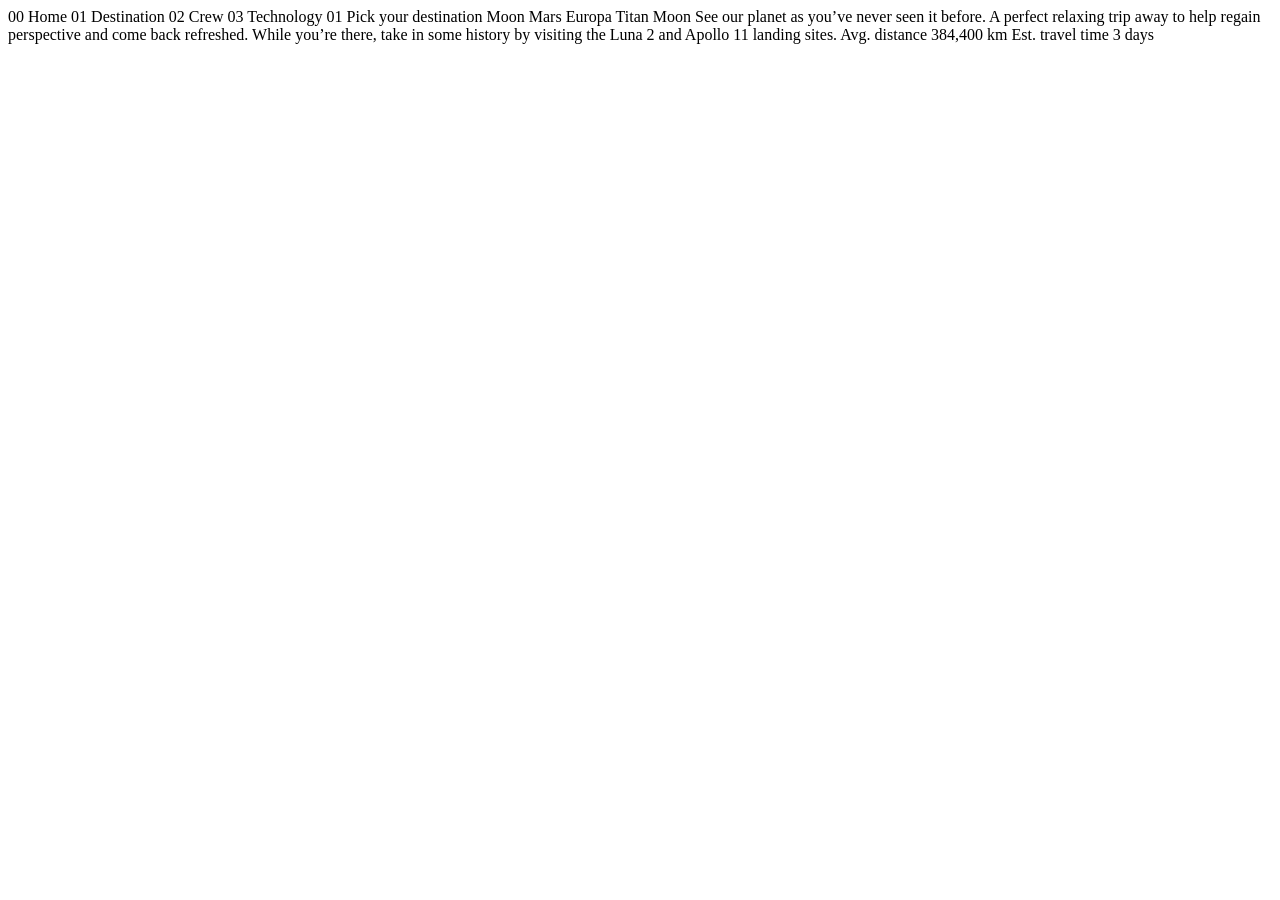
<file: starter-code/destination-moon.html>
<!DOCTYPE html>
<html lang="en">
<head>
  <meta charset="UTF-8">
  <meta name="viewport" content="width=device-width, initial-scale=1.0">

  <link rel="icon" type="image/png" sizes="32x32" href="./assets/favicon-32x32.png">
  
  <title>Frontend Mentor | Space tourism website</title>
</head>
<body>

  00 Home
  01 Destination
  02 Crew
  03 Technology

  01 Pick your destination

  Moon
  Mars
  Europa
  Titan

  Moon

  See our planet as you’ve never seen it before. A perfect relaxing trip away to help 
  regain perspective and come back refreshed. While you’re there, take in some history 
  by visiting the Luna 2 and Apollo 11 landing sites.

  Avg. distance
  384,400 km

  Est. travel time
  3 days
</body>
</html>
</file>
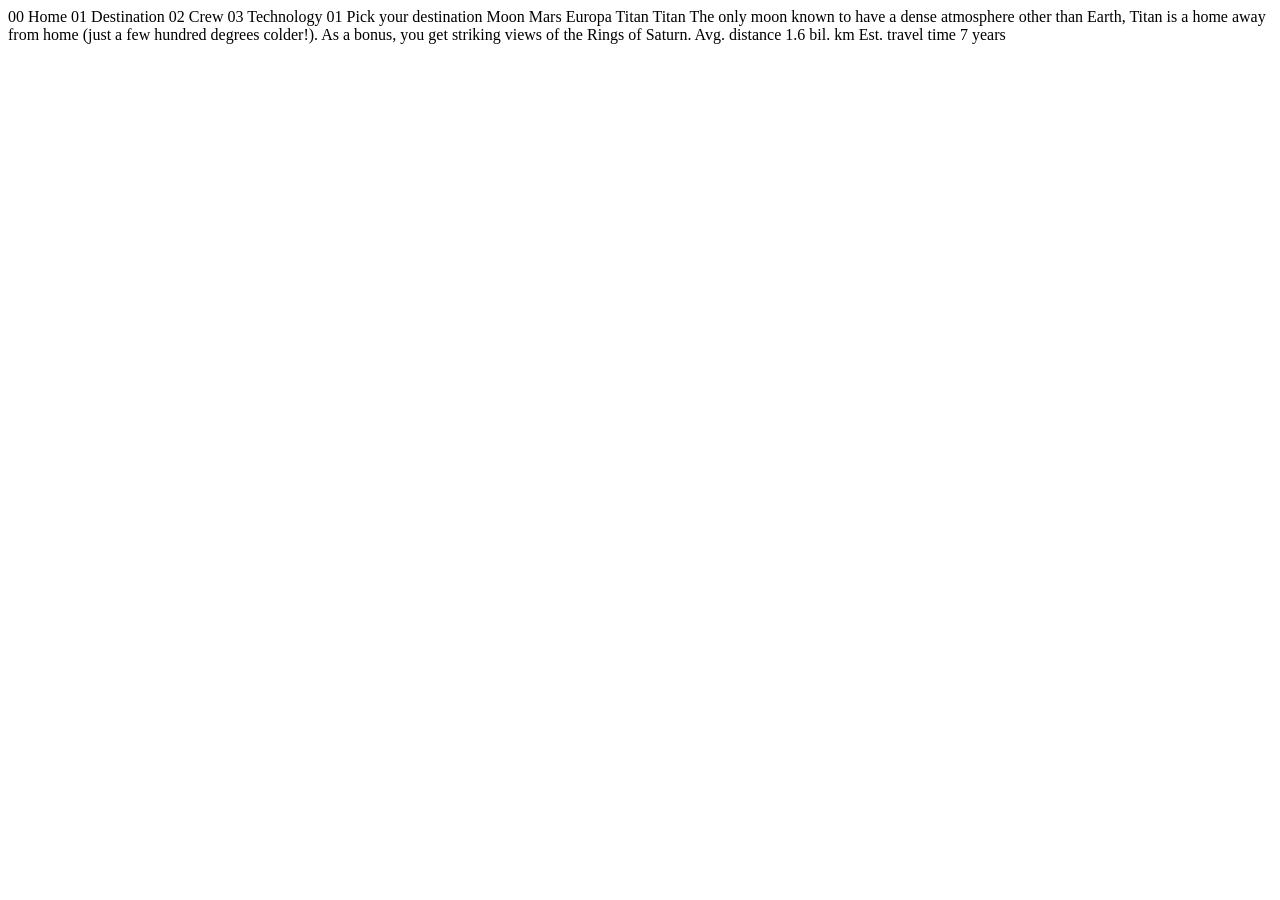
<file: starter-code/destination-titan.html>
<!DOCTYPE html>
<html lang="en">
<head>
  <meta charset="UTF-8">
  <meta name="viewport" content="width=device-width, initial-scale=1.0">

  <link rel="icon" type="image/png" sizes="32x32" href="./assets/favicon-32x32.png">
  
  <title>Frontend Mentor | Space tourism website</title>
</head>
<body>

  00 Home
  01 Destination
  02 Crew
  03 Technology

  01 Pick your destination

  Moon
  Mars
  Europa
  Titan

  Titan

  The only moon known to have a dense atmosphere other than Earth, Titan 
  is a home away from home (just a few hundred degrees colder!). As a 
  bonus, you get striking views of the Rings of Saturn.

  Avg. distance
  1.6 bil. km

  Est. travel time
  7 years
</body>
</html>
</file>
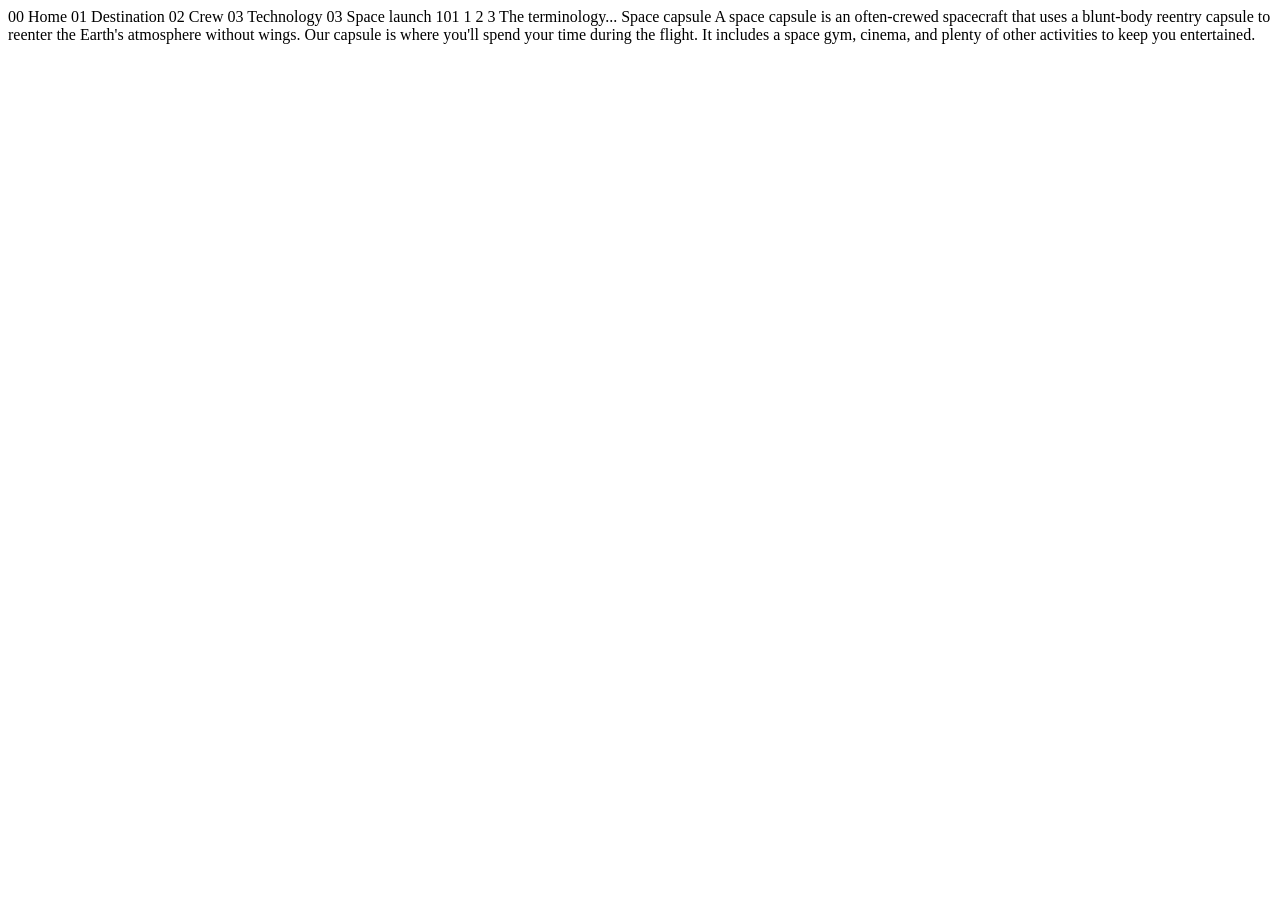
<file: starter-code/technology-capsule.html>
<!DOCTYPE html>
<html lang="en">
<head>
  <meta charset="UTF-8">
  <meta name="viewport" content="width=device-width, initial-scale=1.0">

  <link rel="icon" type="image/png" sizes="32x32" href="./assets/favicon-32x32.png">
  
  <title>Frontend Mentor | Space tourism website</title>
</head>
<body>

  00 Home
  01 Destination
  02 Crew
  03 Technology

  03 Space launch 101

  1
  2
  3

  The terminology...
  Space capsule

  A space capsule is an often-crewed spacecraft that uses a blunt-body reentry 
  capsule to reenter the Earth's atmosphere without wings. Our capsule is where 
  you'll spend your time during the flight. It includes a space gym, cinema, 
  and plenty of other activities to keep you entertained.
</body>
</html>
</file>
<file: css/variables.css>
:root {
  --white-color: #fff;
  --black-color: #000;
  --blue-900: #0b0d17;
  --blue-300: #d0d6f9;
  --bg-color: #0b0d17;

  --hover-color: #ffffff80;

  --container-padding: 165px;
  --header-padding-top: 40px;

  --font-barlowCondensed: "Barlow Condensed", sans-serif;
  --font-barlow: "Barlow", sans-serif;
  --font-bellefair: "Bellefair", serif;
}

@media (width < 1440px) {
  :root {
    --container-padding: 40px;
  }
}

@media (width < 768px) {
  :root {
    --container-padding: 24px;
    --header-padding-top: 24px;
  }
}

@font-face {
  font-family: "Bellefair";
  src:
    url("../assets/fonts/Bellefair-Regular.woff") format("woff2"),
    url("../assets/fonts/Bellefair-Regular.woff2") format("woff");
  font-weight: normal;
  font-style: normal;
  font-display: swap;
}

@font-face {
  font-family: "Barlow Condensed";
  src:
    url("../assets/fonts/BarlowCondensed-Bold.woff2") format("woff2"),
    url("../assets/fonts/BarlowCondensed-Bold.woff") format("woff");
  font-weight: bold;
  font-style: normal;
  font-display: swap;
}

@font-face {
  font-family: "Barlow Condensed";
  src:
    url("../assets/fonts/BarlowCondensed-Regular.woff2") format("woff2"),
    url("../assets/fonts/BarlowCondensed-Regular.woff") format("woff");
  font-weight: normal;
  font-style: normal;
  font-display: swap;
}

@font-face {
  font-family: "Barlow";
  src:
    url("../assets/fonts/Barlow-Regular.woff2") format("woff2"),
    url("../assets/fonts/Barlow-Regular.woff") format("woff");
  font-weight: normal;
  font-style: normal;
  font-display: swap;
}
</file>
<file: css/utils.css>
.flex-center {
  display: flex;
  align-items: center;
  justify-content: center;
}

.flex-align-center {
  display: flex;
  align-items: center;
}

.container {
  padding-inline: var(--container-padding);
}

.page-hero {
  background-repeat: no-repeat;
  background-position: center;
  background-size: cover;
  background-color: var(--bg-color);
  min-height: 100dvh;
}

.page-main {
  display: grid;
  grid-template-columns: 1fr 1fr;
  @media (width < 1440px) {
    grid-template-columns: 1fr;
  }

  @media (width < 768px) {
    padding-block: 24px;
  }
}

.page-title {
  font-size: 28px;
  text-transform: uppercase;
  letter-spacing: 4px;
  font-family: var(--font-barlowCondensed);
}
.page__title-number {
  font-weight: bold;
  letter-spacing: 4.72px;
  opacity: 25%;
}

.page-hero--home {
  background-image: url("../assets/home/background-home-desktop.jpg");

  @media (width < 1440px) {
    background-image: url("../assets/home/background-home-tablet.jpg");
  }
  @media (width < 768px) {
    background-image: url("../assets/home/background-home-mobile.jpg");
  }
}

.page-hero--destination {
  background-image: url("../assets/destination/background-destination-desktop.jpg");

  @media (width < 1440px) {
    background-image: url("../assets/destination/background-destination-tablet.jpg");
  }
  @media (width < 768px) {
    background-image: url("../assets/destination/background-destination-mobile.jpg");
  }
}

.page-hero--crew {
  background-image: url("../assets/crew/background-crew-desktop.jpg");

  @media (width < 1440px) {
    background-image: url("../assets/crew/background-crew-tablet.jpg");
  }
  @media (width < 768px) {
    background-image: url("../assets/crew/background-crew-mobile.jpg");
  }
}

.page-hero--technology {
  background-image: url("../assets/technology/background-technology-desktop.jpg");

  @media (width < 1440px) {
    background-image: url("../assets/technology/background-technology-tablet.jpg");
  }
  @media (width < 768px) {
    background-image: url("../assets/technology/background-technology-mobile.jpg");
  }
}
</file>
<file: css/styles.css>
header {
  height: 138px;
  padding-top: var(--header-padding-top);
  justify-content: space-between;
}

header .header__logo {
  padding-inline: 64px;
}

header .header__line {
  height: 1px;
  width: 560px;
  background-color: #979797;
  opacity: 25%;
  flex: 1;
  position: relative;
  z-index: 10;
  margin-right: -50px;
}

header .mobile-nav-toggle {
  border: none;
  background: none;
  cursor: pointer;
}

header .mobile-nav__icon {
  width: 24px;
  height: 21px;
  display: flex;
  flex-direction: column;
  justify-content: space-between;
  gap: 6px;
}

header .mobile-nav__icon span {
  display: block;
  width: 100%;
  height: 3px;
  background-color: var(--blue-300);
}

header .primary-nav {
  background-color: rgba(255, 255, 255, 0.05);
  backdrop-filter: blur(30px);
  flex: 1.3;
}

header .mobile-nav__header {
  display: none;
  justify-content: end;
  padding-top: 32px;
  padding-right: 24px;
}

header .mobile-nav__close {
  background: none;
  border: none;
  cursor: pointer;
}

header .primary-nav__list {
  gap: 48px;
  justify-content: right;
  padding-inline: 64px;
}

header .primary-nav__item {
  font-family: var(--font-barlowCondensed);
  height: 96px;
  gap: 12px;
  letter-spacing: 2px;
  text-transform: uppercase;
  border-bottom: 3px solid transparent;
  transition: border-color 0.3s ease;
}

header .primary-nav__item a {
  color: var(--white-color);
  height: 100%;
  display: flex;
  align-items: center;
  gap: 12px;
}

header .primary-nav__number {
  font-weight: bold;
  letter-spacing: 2.7px;
  font-size: 16px;
}

header .primary-nav__item:not(.primary-nav__item--active):hover {
  border-bottom-color: var(--hover-color);
}

header .primary-nav__item--active {
  border-bottom: 3px solid var(--white-color);
}

.page-hero--home .page-main--home {
  padding-block: 128px;
}

.page-hero--home .hero-text__body {
  display: flex;
  flex-direction: column;
  gap: 24px;
  justify-content: center;
}

.hero-text__subtitle {
  color: var(--blue-300);
}

.hero-text__title {
  color: var(--white-color);
  text-transform: uppercase;
  font-size: 144px;
  font-weight: 100;
}

.hero-text__description {
  max-width: 540px;
}

.hero-text__action {
  display: flex;
  justify-content: center;
  align-items: center;
}

.explore-btn {
  width: 272px;
  height: 272px;
  background-color: var(--white-color);
  border-radius: 50%;
  font-size: 32px;
  color: var(--blue-900);
  border: none;
  font-weight: 100;
  text-transform: uppercase;
  position: relative;
  z-index: 1;
}

.explore-btn::before {
  content: "";
  position: absolute;
  z-index: -1;
  width: 100%;
  height: 100%;
  background-color: rgb(255, 255, 255, 15%);
  border-radius: 50%;
  transition:
    opacity 500ms linear,
    transform 750ms ease-in-out;
  opacity: 0;
}

.explore-btn:hover::before {
  opacity: 1;
  transform: scale(1.5);
}

.page-main--destination,
.page-main--crew,
.page-main--technology {
  padding-block: 48px;
  display: flex;
  flex-direction: column;
  gap: 24px;
}

.destination__title,
.crew__title,
.technology__title {
  font-weight: 100;
  gap: 24px;
}

.page-grid {
  display: grid;
  grid-template-columns: 1fr 1fr;
  gap: 32px;
}

.destination_image-wrapper {
  padding-block: 127px;
  padding-inline: 30px;
  display: flex;
  justify-content: center;
}

.destination__content,
.crew__content {
  padding-block: 133px;
  display: flex;
  flex-direction: column;
  gap: 40px;
}

.destination__tabs {
  gap: 32px;
}

.destination__tab {
  border: none;
  background: none;
  border-bottom: 3px solid transparent;
  cursor: pointer;
  color: var(--blue-300);
  font-family: var(--font-barlowCondensed);
  letter-spacing: 2px;
  font-size: 16px;
  transition:
    color 0.3s ease,
    border-color 0.3s ease;
}

.destination__tab:not(.destination__tab--active):hover {
  border-bottom-color: var(--hover-color);
  color: var(--white-color);
}

.destination__tab--active {
  border-bottom-color: var(--white-color);
  color: var(--white-color);
}

.destination__info {
  display: flex;
  flex-direction: column;
  gap: 16px;
}

.destination__planet-name {
  font-size: 96px;
  font-weight: 100;
  text-transform: uppercase;
}

.body-copy {
  font-family: var(--font-barlow);
  font-size: 18px;
  line-height: 180%;
  color: var(--blue-300);
}

.destination__description {
  max-width: 445px;
}

.crew__bio,
.technology__description {
  max-width: 540px;
}

.destination__divider {
  background-color: #979797;
  height: 1px;
  width: 100%;
}

.destination__stats {
  display: flex;
  justify-content: space-between;
  gap: 24px;
}

.destination__stat {
  display: flex;
  flex-direction: column;
  gap: 12px;
  text-transform: uppercase;
}

.destination__stat-label {
  font-size: 14px;
  font-family: var(--font-barlowCondensed);
  letter-spacing: 2px;
  font-weight: 100;
  color: var(--blue-300);
}

.destination__stat-value {
  font-size: 28px;
}

.destination__image,
.crew__image {
  width: 100%;
  max-width: 480px;
  height: auto;
  display: block;
}

.crew__info {
  display: flex;
  flex-direction: column;
  gap: 40px;
}

.crew__member {
  gap: 24px;
  display: flex;
  flex-direction: column;
  padding-block: 197px;
}

.crew__member-heading,
.technology__member-heading {
  display: flex;
  flex-direction: column;
  gap: 16px;
}

.crew__role,
.technology__subtitle {
  font-size: 32px;
  text-transform: uppercase;
  opacity: 50%;
}

.crew__name,
.technology__technology-name {
  font-weight: 100;
  font-size: 56px;
  text-transform: uppercase;
}

.crew__bullets-list {
  display: flex;
  align-items: center;
  gap: 40px;
}

.crew__bullet {
  border: 0;
  padding: 0;
  cursor: pointer;
  width: 14px;
  height: 14px;
  border-radius: 50%;
  background-color: rgba(255, 255, 255, 17.44%);
}

.crew__bullet--active {
  background-color: var(--white-color);
}

.crew_image-wrapper {
  display: flex;
  justify-content: center;
}

.page-main--technology {
  padding-inline: 0;
}

.technology__grid {
  grid-template-columns: 1.2fr 1fr;
}

.technology__content {
  display: flex;
  gap: 64px;
  align-items: center;
  justify-content: center;
  padding-left: var(--container-padding);
}

.technology__member {
  gap: 24px;
  display: flex;
  flex-direction: column;
  padding-block: 216px;
}

.technology__bullets-list {
  display: flex;
  flex-direction: column;
  gap: 32px;
}

.technology__bullet {
  border: 1px solid rgba(255, 255, 255, 25%);
  background: none;
  width: 80px;
  height: 80px;
  border-radius: 50%;
  display: flex;
  justify-content: center;
  align-items: center;
  color: var(--white-color);
  font-size: 32px;
  transition: border-color 0.3s ease;
  cursor: pointer;
}

.technology__bullet:hover {
  border-color: var(--white-color);
}

.technology__bullet--active {
  background-color: var(--white-color);
  color: var(--blue-900);
}

.technology__image-wrapper {
  align-items: center;
  height: 100%;
  display: flex;
  padding-block: 67px;
}

.technology__image {
  display: block;
  width: 100%;
  height: 100%;
}

@media (width >= 768px) {
  header .mobile-nav-toggle {
    display: none;
  }
}

@media (width < 1440px) {
  header {
    height: 96px;
    padding-top: 0;
  }

  header .header__logo {
    padding-left: 40px;
  }

  header .header__line {
    display: none;
  }

  header .primary-nav__list {
    padding-inline: 40px;
  }

  .page-hero--home .page-main--home {
    gap: 48px;
  }

  .page-hero--home .hero-text__body {
    justify-content: center;
    align-items: center;
  }

  .hero-text__description {
    text-align: center;
    max-width: 586px;
  }

  .hero-text__action {
    justify-content: center;
  }

  .page-grid {
    grid-template-columns: 1fr;
    text-align: center;
  }

  .destination_image-wrapper {
    padding-block: 42px;
    padding-inline: 194px;
  }
  .destination__tabs {
    justify-content: center;
  }

  .destination__content,
  .crew__content {
    padding-block: 12px;
    padding-inline: 87px;
    gap: 24px;
  }

  .destination__planet-name {
    font-size: 80px;
  }

  .body-copy {
    font-size: 16px;
  }

  .destination__description {
    max-width: 514px;
  }

  .crew__bio,
  .technology__description {
    max-width: 512px;
  }

  .destination__stats {
    justify-content: space-around;
  }

  .destination__image,
  .crew__image {
    max-width: 300px;
  }

  .crew__info {
    gap: 24px;
    align-items: center;
  }

  .crew__member {
    padding-block: 64px;
    padding-bottom: 40px;
    align-items: center;
  }

  .crew__bullet {
    width: 10px;
    height: 10px;
  }

  .crew__bullets-list {
    gap: 16px;
  }

  .crew__role,
  .technology__subtitle {
    font-size: 24px;
  }

  .crew__name,
  .technology__technology-name {
    font-size: 40px;
  }

  .technology__content-wrapper {
    order: 1;
  }

  .technology__content {
    flex-direction: column;
    gap: 40px;
    padding-right: var(--container-padding);
  }

  .technology__member {
    gap: 16px;
    padding-block: 0;
  }

  .technology__bullets-list {
    flex-direction: row;
    gap: 16px;
  }

  .technology__bullet {
    font-size: 24px;
    width: 56px;
    height: 56px;
  }

  .technology__image-wrapper {
    padding-bottom: 0;
  }
}

@media (width < 768px) {
  header {
    height: 88px;
    padding: 24px;
  }

  header .header__logo {
    padding: 0;
  }

  header .mobile-nav-toggle {
    display: block;
  }

  header .primary-nav {
    background-color: rgba(11, 13, 23, 0.6);
    backdrop-filter: blur(30px);
    position: fixed;
    right: 0;
    top: 0;
    height: 100vh;
    width: 254px;
    display: flex;
    flex-direction: column;
    gap: 48px;
    z-index: 100;
    transform: translateX(100%);
    transition: transform 0.8s ease;
  }

  header .primary-nav[data-visible="true"] {
    transform: translateX(0);
  }

  header .mobile-nav__header {
    display: flex;
  }

  header .primary-nav__list {
    flex-direction: column;
    gap: 32px;
    align-items: stretch;
    padding-left: 32px;
    padding-right: 0;
  }

  header .primary-nav__item {
    border-bottom: none;
    height: auto;
    border-right: 3px solid transparent;
  }

  header .primary-nav__item:not(.primary-nav__item--active):hover {
    border-bottom-color: transparent;
    border-right-color: var(--hover-color);
  }

  header .primary-nav__item--active {
    border-bottom: none;
    border-right: 3px solid var(--white-color);
  }

  .page-hero--home .page-main--home {
    padding-block: 24px;
  }

  .hero-text__subtitle {
    font-size: 16px;
  }

  .hero-text__title {
    font-size: 80px;
  }

  .hero-text__description {
    font-size: 15px;
  }

  .hero-text__action {
    padding-block: 119px;
  }

  .explore-btn {
    width: 144px;
    height: 144px;
    font-size: 18px;
  }

  .destination__title,
  .crew__title,
  .technology__title {
    justify-content: center;
    font-size: 16px;
  }

  .destination_image-wrapper {
    padding-block: 26px;
    padding-inline: 0;
  }

  .destination__content,
  .crew__content {
    padding-block: 0;
    padding-inline: 0;
  }

  .destination__planet-name {
    font-size: 56px;
  }

  .crew__bio,
  .technology__description {
    max-width: none;
  }

  .destination__stats {
    flex-direction: column;
  }

  .destination__image,
  .crew__image {
    max-width: 150px;
  }

  .crew__member-heading,
  .technology__member-heading {
    gap: 8px;
  }

  .crew__name,
  .technology__technology-name {
    font-size: 24px;
  }

  .page-main--technology {
    padding-block: 24px;
  }
}
</file>
<file: starter-code/css/variables.css>
:root {
  --white-color: #fff;
  --black-color: #000;
  --blue-900: #0b0d17;
  --blue-300: #d0d6f9;
  --bg-color: #0b0d17;

  --container-padding: 2rem;
  --header-padding-top: 40px;

  --font-barlowCondensed: "Barlow Condensed", sans-serif;
  --font-barlow: "Barlow", sans-serif;
  --font-bellefair: "Bellefair", serif;
}

@media (max-width: 1400px) {
  :root {
    --container-padding: 40px;
  }
}

@media (max-width: 768px) {
  :root {
    --container-padding: 24px;
    --header-padding-top: 24px;
  }
}

@font-face {
  font-family: "Bellefair";
  src:
    url("../assets/fonts/Bellefair-Regular.woff") format("woff2"),
    url("../assets/fonts/Bellefair-Regular.woff2") format("woff");
  font-weight: normal;
  font-style: normal;
  font-display: swap;
}

@font-face {
  font-family: "Barlow Condensed";
  src:
    url("../assets/fonts/BarlowCondensed-Bold.woff2") format("woff2"),
    url("../assets/fonts/BarlowCondensed-Bold.woff") format("woff");
  font-weight: bold;
  font-style: normal;
  font-display: swap;
}

@font-face {
  font-family: "Barlow Condensed";
  src:
    url("../assets/fonts/BarlowCondensed-Regular.woff2") format("woff2"),
    url("../assets/fonts/BarlowCondensed-Regular.woff") format("woff");
  font-weight: normal;
  font-style: normal;
  font-display: swap;
}

@font-face {
  font-family: "Barlow";
  src:
    url("../assets/fonts/Barlow-Regular.woff2") format("woff2"),
    url("../assets/fonts/Barlow-Regular.woff") format("woff");
  font-weight: normal;
  font-style: normal;
  font-display: swap;
}
</file>
<file: starter-code/css/utlis.css>
.flex-center {
  display: flex;
  align-items: center;
  justify-content: center;
}

.flex-align-center {
  display: flex;
  align-items: center;
}

.container {
  padding-inline: var(--container-padding);
}
</file>
<file: starter-code/css/styles.css>
header {
  height: 138px;
  padding-top: var(--header-padding-top);
  justify-content: space-between;

  @media (max-width: 1400px) {
    height: 96px;
    padding-top: 0;
  }

  @media (max-width: 768px) {
    height: 88px;
    padding: 24px;
  }

  .header__logo {
    padding-inline: 64px;

    @media (max-width: 1400px) {
      padding-left: 40px;
    }
    @media (max-width: 768px) {
      padding: 0px;
    }
  }
  .header__line {
    height: 1px;
    width: 560px;
    background-color: #979797;
    opacity: 25%;
    flex: 1;
    position: relative;
    z-index: 10;
    margin-right: -50px;
    @media (max-width: 1400px) {
      display: none;
    }
  }

  .mobile-nav-toggle {
    border: none;
    background: none;
    cursor: pointer;

    .mobile-nav__icon {
      width: 24px;
      height: 21px;
      display: flex;
      flex-direction: column;
      justify-content: space-between;
      gap: 6px;

      span {
        display: block;
        width: 100%;
        height: 3px;
        background-color: #d0d6f9;
      }
    }

    @media (min-width: 768px) {
      display: none;
    }
  }

  .primary-nav {
    background-color: rgba(255, 255, 255, 0.05);
    backdrop-filter: blur(30px);
    flex: 1.3;

    @media (max-width: 768px) {
      background-color: rgba(11, 13, 23, 0.6);
      backdrop-filter: blur(30px);
      position: fixed;
      right: 0;
      top: 0;
      height: 100vh;
      width: 254px;
      display: flex;
      flex-direction: column;
      gap: 48px;
      z-index: 100;
      transform: translateX(100%);
      transition: transform 0.8s ease;

      &[data-visible="true"] {
        transform: translateX(0);
      }
    }
    .mobile-nav__header {
      display: flex;
      justify-content: end;
      padding-top: 32px;
      padding-right: 24px;
      display: none;

      .mobile-nav__close {
        background: none;
        border: none;
        cursor: pointer;
      }
      @media (max-width: 768px) {
        display: flex;
      }
    }

    .primary-nav__list {
      gap: 48px;
      justify-content: right;
      padding-inline: 64px;

      @media (max-width: 768px) {
        flex-direction: column;
        gap: 32px;
        align-items: stretch;
        padding-left: 32px;
        padding-right: 0;
      }

      .primary-nav__item {
        font-family: var(--font-barlowCondensed);
        height: 96px;
        gap: 12px;
        letter-spacing: 2px;
        text-transform: uppercase;
        border-bottom: 3px solid transparent;
        transition: border-color 0.3s ease;

        a {
          color: var(--white-color);
          height: 100%;
          display: flex;
          align-items: center;
          gap: 12px;
          .primary-nav__number {
            font-weight: bold;
            letter-spacing: 2.7px;
            font-size: 16px;
          }
        }
        &:not(.primary-nav__item--active):hover {
          border-bottom-color: rgba(255, 255, 255, 0.5);
        }

        @media (max-width: 768px) {
          border-bottom: none;
          height: auto;
          border-right: 3px solid transparent;
          transition: border-color 0.3s ease;

          &:not(.primary-nav__item--active):hover {
            border-bottom-color: transparent;
            border-right-color: rgba(255, 255, 255, 0.5);
          }
        }
      }

      .primary-nav__item--active {
        border-bottom: 3px solid var(--white-color);
        @media (max-width: 768px) {
          border-bottom: none;
          border-right: 3px solid var(--white-color);
        }
      }
    }
  }
}

.hero-home {
  background: url("../assets/home/background-home-desktop.jpg") no-repeat center;
  background-size: cover;
  background-color: var(--bg-color);
  height: 100dvh;

  .hero__main {
    display: grid;
    grid-template-columns:
      [full-start] minmax(var(--container-padding), 1fr)
      [content-start] minmax(0, 80rem)
      [content-end] minmax(var(--container-padding), 1fr)
      [full-end];

    padding-block: 128px;

    & > * {
      grid-column: content;
    }

    @media (max-width: 768px) {
      padding-block: 24px;
    }

    .hero-text {
      display: grid;
      grid-template-columns: 1fr 1fr;
      align-items: center;

      @media (max-width: 1400px) {
        grid-template-columns: 1fr;
        justify-content: center;
        align-items: center;
        gap: 66px;
      }

      .hero-text__body {
        display: flex;
        flex-direction: column;
        gap: 24px;

        @media (max-width: 1400px) {
          justify-content: center;
          align-items: center;
        }

        .hero-text__subtitle {
          font-size: 28px;
          text-transform: uppercase;
          letter-spacing: 4px;
          color: #d0d6f9;
          font-family: var(--font-barlowCondensed);
          @media (max-width: 768px) {
            font-size: 16px;
          }
        }
        .hero-text__title {
          color: var(--white-color);
          text-transform: uppercase;
          font-size: 144px;
          font-weight: 100;
          @media (max-width: 768px) {
            font-size: 80px;
          }
        }
        .hero-text__description {
          font-size: 18px;
          color: #d0d6f9;
          font-family: var(--font-barlow);
          max-width: 540px;
          line-height: 180%;

          @media (max-width: 1400px) {
            text-align: center;
            max-width: 586px;
            font-size: 16px;
          }
          @media (max-width: 768px) {
            font-size: 15px;
          }
        }
      }
    }

    .hero-text__action {
      display: flex;
      justify-content: end;
      .explore-btn {
        width: 272px;
        height: 272px;
        background-color: var(--white-color);
        border-radius: 50%;
        font-size: 32px;
        color: var(--blue-900);
        border: none;
        font-weight: 100;
        text-transform: uppercase;
        @media (max-width: 768px) {
          width: 144px;
          height: 144px;
          font-size: 18px;
        }
      }

      @media (max-width: 1400px) {
        justify-content: center;
        align-items: center;
      }
    }
  }
}
</file>
